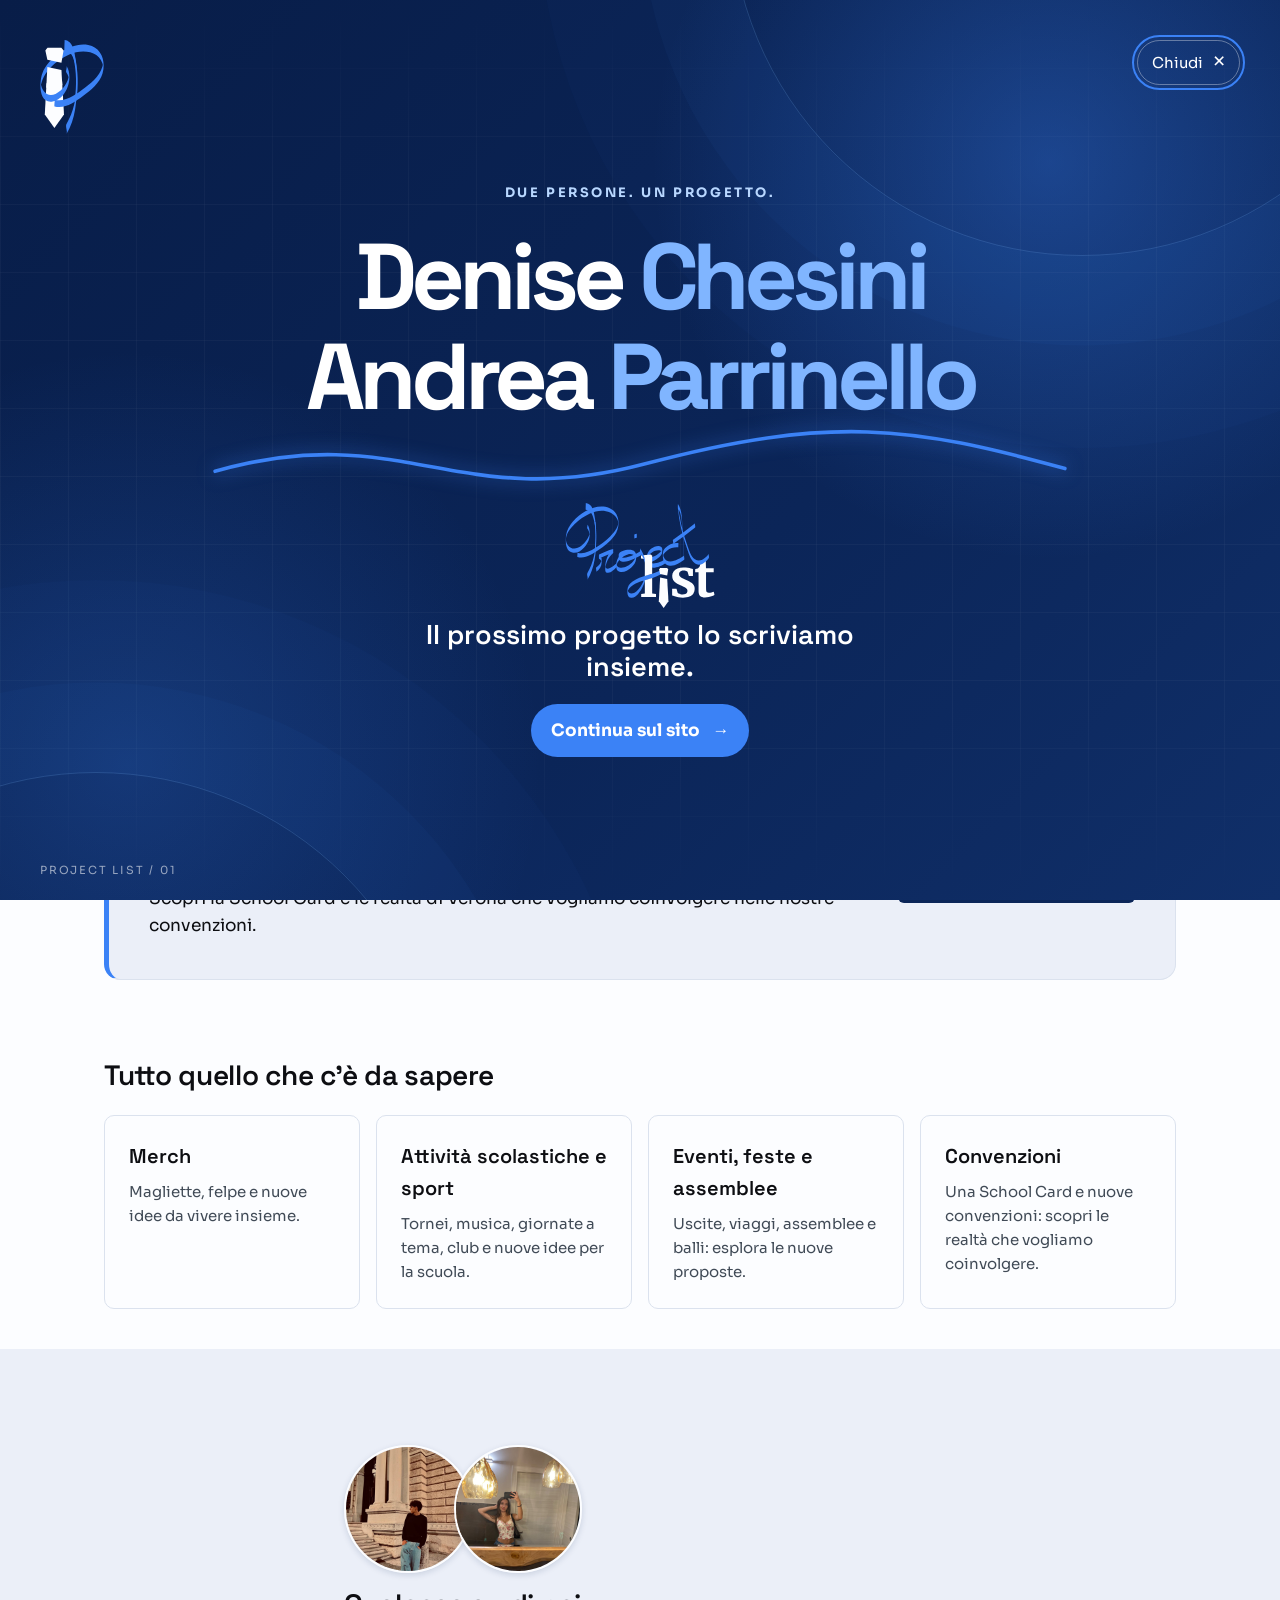
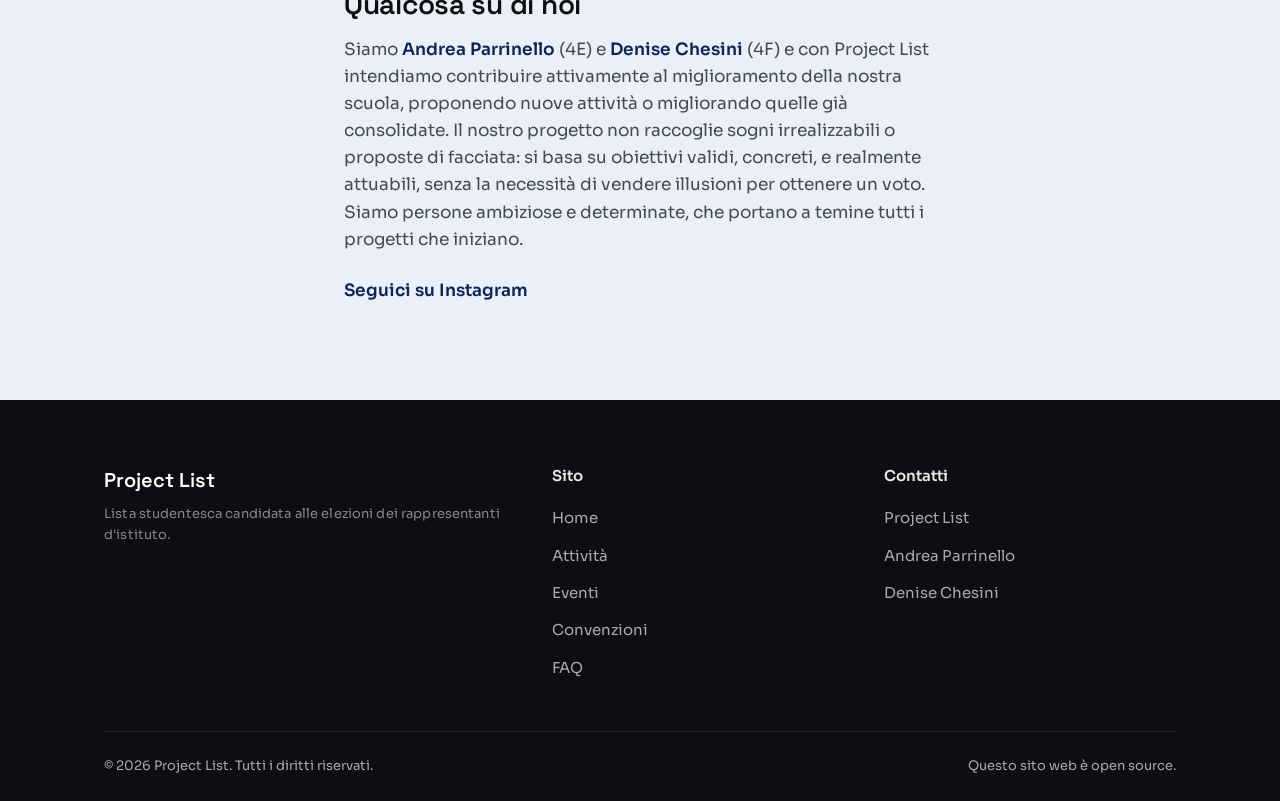
<file: index.html>
<!DOCTYPE html>
<html lang="it">

<head>
  <meta charset="UTF-8">
  <meta name="viewport" content="width=device-width, initial-scale=1.0">

  <title>Home | Project List - A. Messedaglia</title>
  <meta name="description"
    content="Il sito ufficiale della lista Project List, candidata alle elezioni dei rappresentanti d'istituto. Scopri il programma, il team e i link utili.">

  <!-- Open Graph -->
  <meta property="og:type" content="website">
  <meta property="og:title" content="Project List - Candidatura Rappresentanti d'Istituto">
  <meta property="og:description"
    content="Il sito ufficiale della lista Project List, candidata alle elezioni dei rappresentanti d'istituto.">
  <meta property="og:image" content="assets/img/og-cover.jpg">
  <meta property="og:locale" content="it_IT">

  <!-- Favicon -->
  <link rel="icon" type="image/png" href="assets/logo/favicon.svg">

  <!-- CSS -->
  <link rel="stylesheet" href="style.css">
</head>

<body>

  <!-- ============ HEADER ============ -->
  <header class="site-header">
    <div class="container site-header__inner">
      <a href="index.html" class="site-header__logo">
        <img class="site-header__logo" src="assets/logo/icon.svg" alt="Project List">
      </a>

      <nav class="site-header__nav" id="site-nav" aria-label="Navigazione principale">
        <ul class="site-header__nav-list">
          <li><a href="index.html" aria-current="page">Home</a></li>
          <li><a href="pages/activities.html">Attività</a></li>
          <li><a href="pages/events.html">Eventi</a></li>
          <li><a href="pages/conventions.html">Convenzioni</a></li>
          <li><a href="pages/faq.html">FAQ</a></li>
        </ul>
        <a href="pages/merch.html" class="site-header__cta">Merch</a>
      </nav>

      <button class="site-header__toggle" aria-label="Apri il menu" aria-expanded="false"
        aria-controls="site-nav">&#9776;</button>
    </div>
  </header>

  <main>

    <!-- ============ HERO ============ -->
    <section class="section hero">
      <div class="container hero__inner">

        <div class="hero__logo">
          <img src="assets/logo/full-onwhite.svg" alt="Project List">
        </div>

        <div class="hero__copy">
          <p class="caption hero__eyebrow">Elezioni rappresentanti d'istituto</p>
          <h1 class="title title--hero hero__motto">
            Il tuo istituto,<br>le tue decisioni.
          </h1>
          <p class="text text--lg text--muted hero__lead">
            Vogliamo portare le vostre proposte nelle assemblee che contano. Qui trovi le nostre idee, chi siamo e tutto
            quello che serve per conoscerci meglio.
          </p>
          <div class="flex gap-2 hero__actions">
            <a href="#cards" class="button button--primary">Scopri le nostre proposte</a>
            <a href="#about-us" class="button button--secondary">Chi siamo</a>
          </div>
        </div>

      </div>
      <svg class="hero__stroke" viewBox="0 0 1120 40" preserveAspectRatio="none" aria-hidden="true">
        <path d="M0,20 C 280,0 400,40 560,20 C 720,0 840,40 1120,20" pathLength="1" />
      </svg>
    </section>

    <!-- ============ LATEST NEWS ============ -->
    <section class="section section--tight latest-news" aria-labelledby="latest-news-title">
      <div class="container">
        <div class="latest-news__card">
          <div>
            <p class="caption latest-news__eyebrow">Ultima novità</p>
            <h2 class="title title--md latest-news__title" id="latest-news-title">School Card e convenzioni</h2>
            <p class="text latest-news__text">Scopri la School Card e le realtà di Verona che vogliamo coinvolgere nelle nostre convenzioni.</p>
          </div>
          <a href="pages/conventions.html" class="button button--primary latest-news__link">Scopri le convenzioni <span aria-hidden="true">&rarr;</span></a>
        </div>
      </div>
    </section>

    <!-- ============ LINKS ============ -->
    <section class="section section--tight" id="cards">
      <div class="container">
        <h2 class="title title--md links__title">Tutto quello che c'è da sapere</h2>
        <div class="links__grid">
          <a href="pages/merch.html" class="card">
            <p class="card__title">Merch</p>
            <p class="card__text">Magliette, felpe e nuove idee da vivere insieme.</p>
          </a>

          <a href="pages/activities.html" class="card">
            <p class="card__title">Attività scolastiche e sport</p>
            <p class="card__text">Tornei, musica, giornate a tema, club e nuove idee per la scuola.</p>
          </a>

          <a href="pages/events.html" class="card">
            <p class="card__title">Eventi, feste e assemblee</p>
            <p class="card__text">Uscite, viaggi, assemblee e balli: esplora le nuove proposte.</p>
          </a>

          <a href="pages/conventions.html" class="card">
            <p class="card__title">Convenzioni</p>
            <p class="card__text">Una School Card e nuove convenzioni: scopri le realtà che vogliamo coinvolgere.</p>
          </a>
        </div>
      </div>
    </section>


    <!-- ============ ABOUT US ============ -->
    <section class="section section--surface about" id="about-us">
      <div class="container about__inner">
        <div class="about__avatars" aria-hidden="true">
          <img class="about__avatar" src="assets/img/andrea.jpeg" alt="">
          <img class="about__avatar" src="assets/img/denise.jpeg" alt="">
        </div>
        <h2 class="title title--md">Qualcosa su di noi</h2>
        <p class="text text--muted about__text">
          Siamo <a class="link" href="https://www.instagram.com/_andreaparrinello" target="_blank"
            rel="noopener noreferrer">Andrea Parrinello</a> (4E) e <a class="link"
            href="https://www.instagram.com/denisechesini/" target="_blank" rel="noopener noreferrer">Denise Chesini</a>
          (4F) e con Project List intendiamo contribuire attivamente al miglioramento della nostra scuola, proponendo
          nuove attività o migliorando quelle già consolidate.
          Il nostro progetto non raccoglie sogni irrealizzabili o proposte di facciata: si basa su obiettivi validi,
          concreti, e realmente attuabili, senza la necessità di vendere illusioni per ottenere un voto.
          Siamo persone ambiziose e determinate, che portano a temine tutti i progetti che iniziano.
        </p>
        <a href="https://instagram.com/projectlist_messe" target="_blank" rel="noopener noreferrer" class="link">Seguici su Instagram</a>
      </div>
    </section>

  </main>

  <!-- ============ FOOTER ============ -->
  <footer class="site-footer">
    <div class="container">

      <div class="site-footer__grid">
        <div>
          <p class="site-footer__brand">Project List</p>
          <p class="caption" style="color: rgba(255,255,255,0.5);">
            Lista studentesca candidata alle elezioni dei rappresentanti d'istituto.
          </p>
        </div>

        <div>
          <p class="site-footer__col-title">Sito</p>
          <ul class="site-footer__col-list">
            <li><a href="index.html">Home</a></li>
            <li><a href="pages/activities.html">Attività</a></li>
            <li><a href="pages/events.html">Eventi</a></li>
            <li><a href="pages/conventions.html">Convenzioni</a></li>
            <li><a href="pages/faq.html">FAQ</a></li>
          </ul>
        </div>

        <div>
          <p class="site-footer__col-title">Contatti</p>
          <ul class="site-footer__col-list">
            <li><a href="https://instagram.com/projectlist_messe">Project List</a></li>
            <li><a href="https://www.instagram.com/_andreaparrinello">Andrea Parrinello</a></li>
            <li><a href="https://www.instagram.com/denisechesini/">Denise Chesini</a></li>
          </ul>
        </div>
      </div>

      <div class="site-footer__bottom">
        <p>&copy; <span id="year"></span> Project List. Tutti i diritti riservati.</p>
        <div class="site-footer__legal-links">
          <a href="https://github.com/ie74/project-list">Questo sito web è open source.</a>
        </div>
      </div>

    </div>
  </footer>

  <script src="script.js"></script>

</body>

</html>
</file>
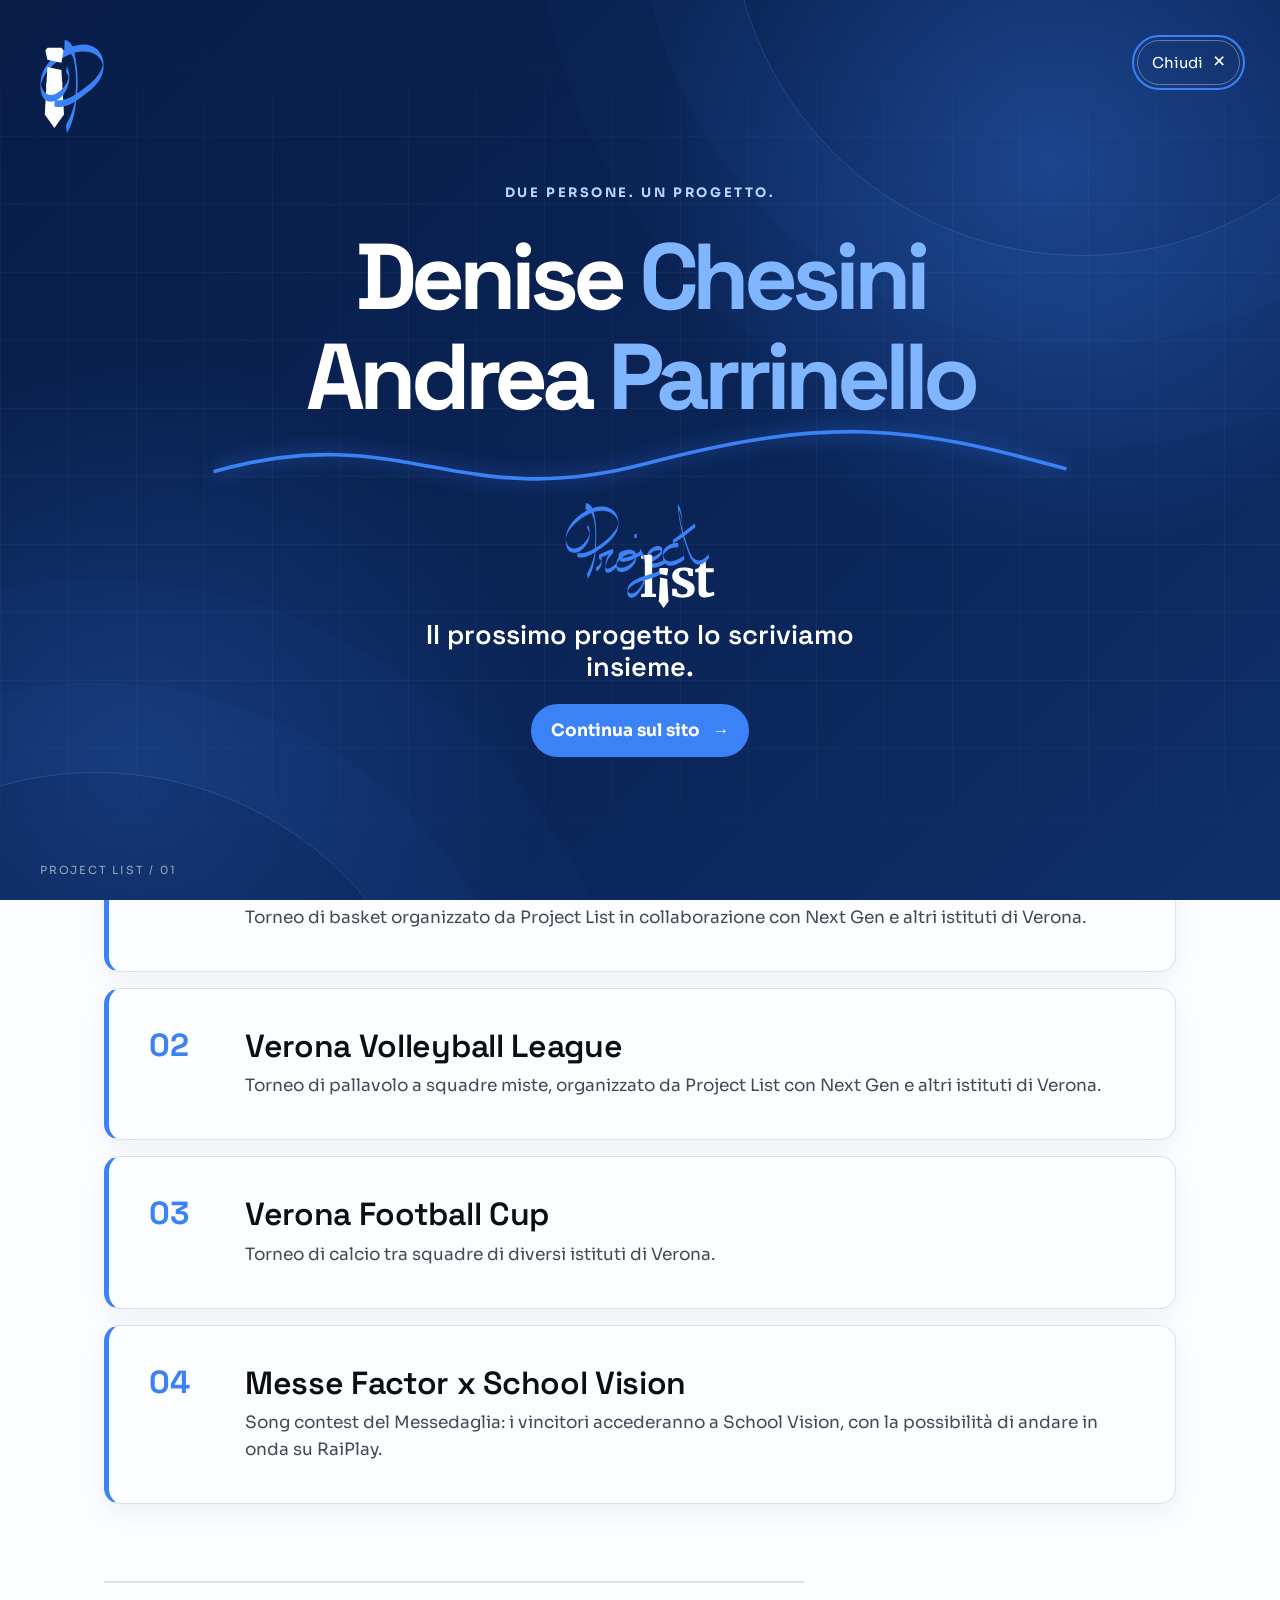
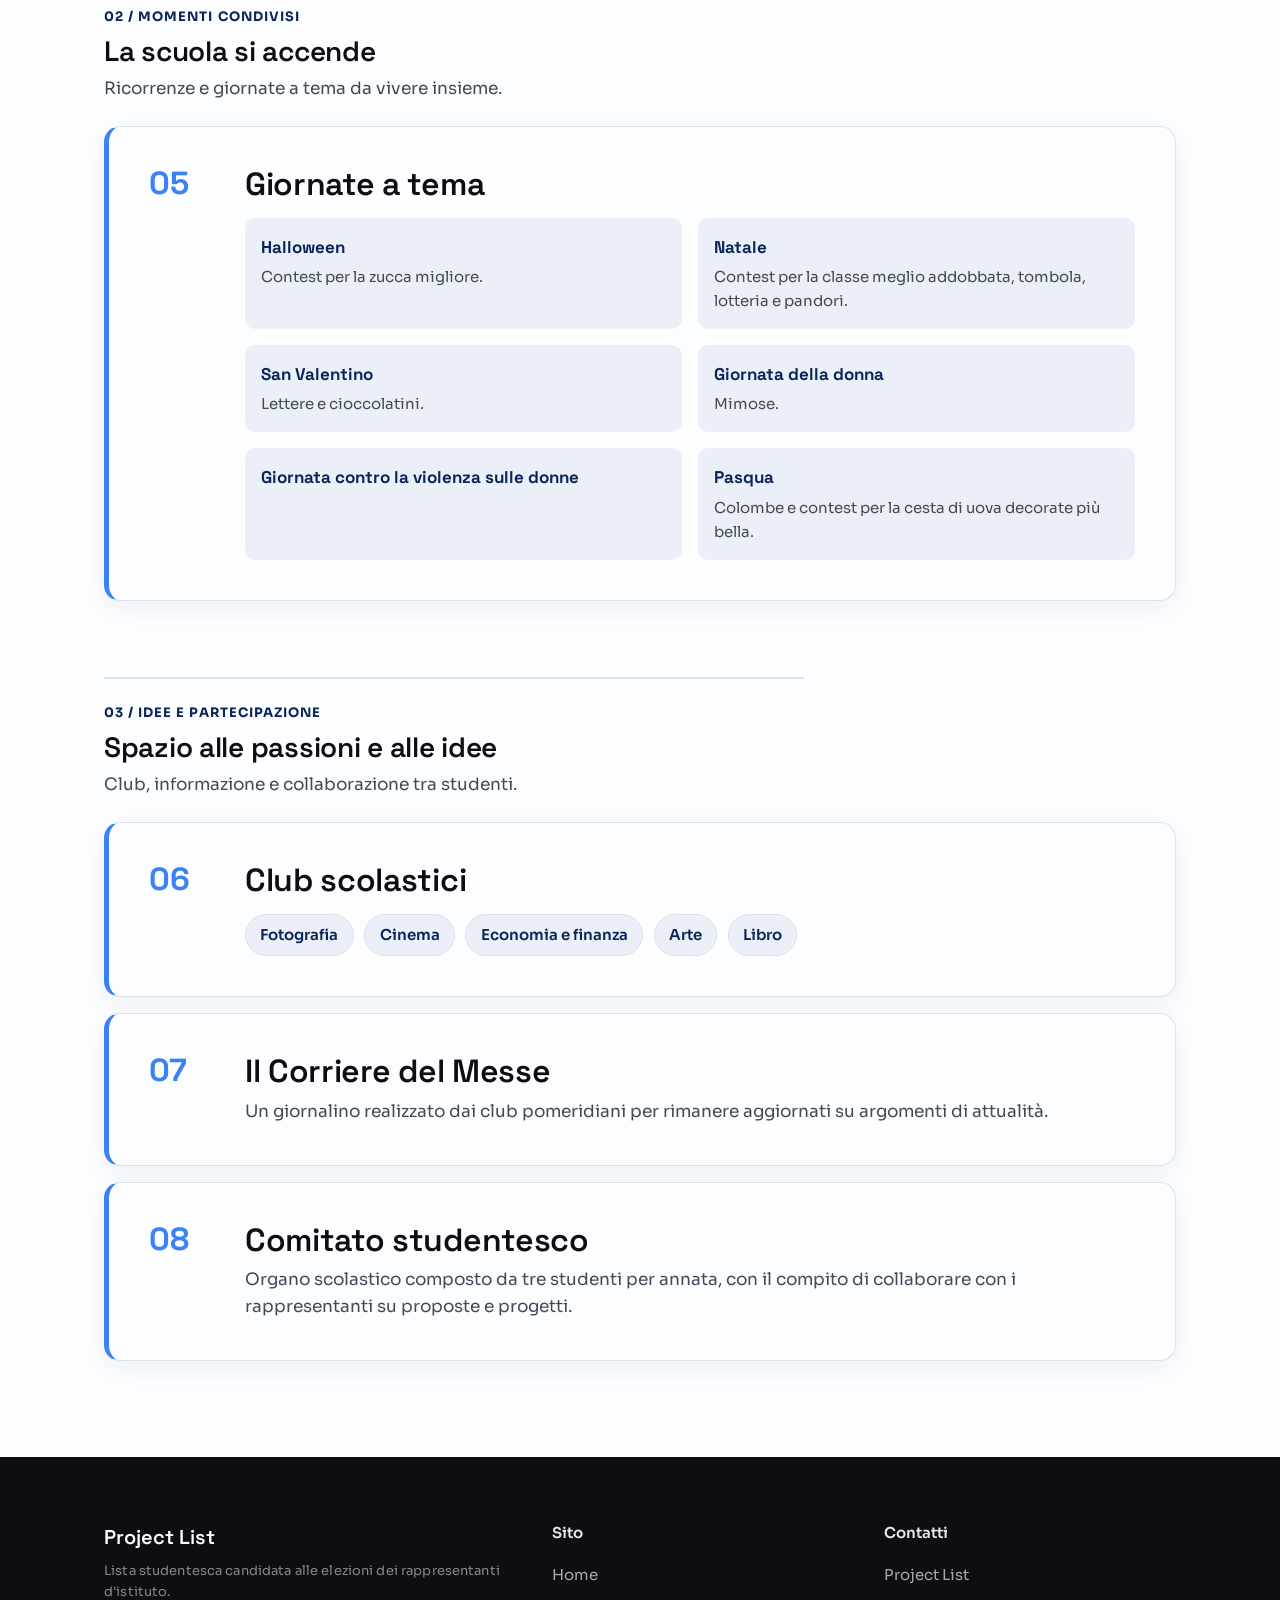
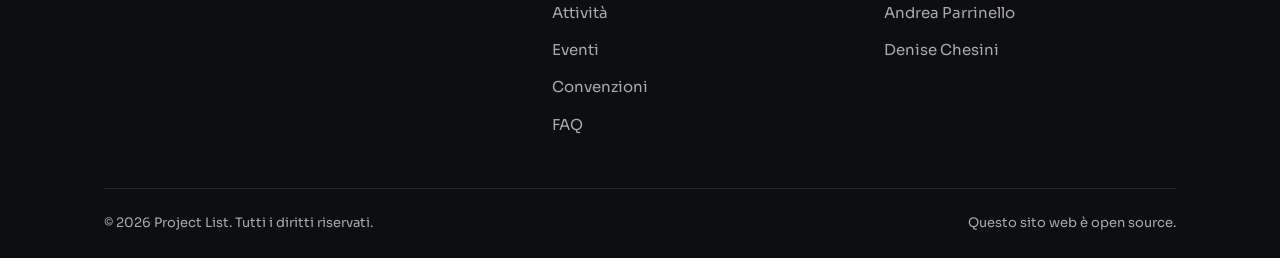
<file: pages/activities.html>
<!DOCTYPE html>
<html lang="it">

<head>
  <meta charset="UTF-8">
  <meta name="viewport" content="width=device-width, initial-scale=1.0">

  <title>Attività | Project List - A. Messedaglia</title>
  <meta name="description"
    content="Scopri le otto proposte di Project List: tornei, musica, giornate a tema, club scolastici, giornalino e comitato studentesco.">

  <!-- Open Graph -->
  <meta property="og:type" content="website">
  <meta property="og:title" content="Attività | Project List">
  <meta property="og:description"
    content="Sport, musica, giornate a tema, club e partecipazione: otto proposte per vivere la scuola insieme.">
  <meta property="og:image" content="../assets/img/og-cover.jpg">
  <meta property="og:locale" content="it_IT">

  <!-- Favicon -->
  <link rel="icon" type="image/png" href="../assets/logo/favicon.svg">

  <!-- CSS -->
  <link rel="stylesheet" href="../style.css">

</head>

<body>

  <!-- ============ HEADER ============ -->
  <header class="site-header">
    <div class="container site-header__inner">
      <a href="../index.html" class="site-header__logo">
        <img class="site-header__logo" src="../assets/logo/icon.svg" alt="Project List">
      </a>

      <nav class="site-header__nav" id="site-nav" aria-label="Navigazione principale">
        <ul class="site-header__nav-list">
          <li><a href="../index.html">Home</a></li>
          <li><a href="activities.html" aria-current="page">Attività</a></li>
          <li><a href="events.html">Eventi</a></li>
          <li><a href="conventions.html">Convenzioni</a></li>
          <li><a href="faq.html">FAQ</a></li>
        </ul>
        <a href="merch.html" class="site-header__cta">Merch</a>
      </nav>

      <button class="site-header__toggle" aria-label="Apri il menu" aria-expanded="false"
        aria-controls="site-nav">&#9776;</button>
    </div>
  </header>

  <main>
    <section class="section activities" aria-labelledby="activities-title">
      <div class="container">
        <header class="activities__intro">
          <p class="caption activities__eyebrow">Attività scolastiche e tornei</p>
          <h1 class="title activities__title" id="activities-title">Le nostre proposte</h1>
          <p class="text text--lg activities__lead">
            Sport, musica, giornate a tema e nuovi spazi per creare e partecipare: otto idee per vivere la scuola insieme.
          </p>
        </header>

        <nav class="page-section-nav page-section-nav--three" aria-label="Sezioni delle attività">
          <a href="#sport-e-musica">01 <span>Sport e musica</span></a>
          <a href="#giornate-a-tema">02 <span>Giornate a tema</span></a>
          <a href="#idee-e-partecipazione">03 <span>Idee e partecipazione</span></a>
        </nav>

        <section class="activities__group" id="sport-e-musica" aria-labelledby="activities-sport-title">
          <div class="activities__group-head">
            <p class="caption activities__group-label">01 / Sport e musica</p>
            <h2 class="title title--md" id="activities-sport-title">Sfide e palcoscenici</h2>
            <p class="text text--muted">Tornei tra scuole e un contest musicale per mettersi in gioco.</p>
          </div>
          <ol class="activities__list" role="list">
            <li class="activities__item">
              <span class="activities__number" aria-hidden="true">01</span>
              <div>
                <h3 class="title activities__item-title">Verona Basket League</h3>
                <p class="text text--muted">Torneo di basket organizzato da Project List in collaborazione con Next Gen e altri istituti di Verona.</p>
              </div>
            </li>
            <li class="activities__item">
              <span class="activities__number" aria-hidden="true">02</span>
              <div>
                <h3 class="title activities__item-title">Verona Volleyball League</h3>
                <p class="text text--muted">Torneo di pallavolo a squadre miste, organizzato da Project List con Next Gen e altri istituti di Verona.</p>
              </div>
            </li>
            <li class="activities__item">
              <span class="activities__number" aria-hidden="true">03</span>
              <div>
                <h3 class="title activities__item-title">Verona Football Cup</h3>
                <p class="text text--muted">Torneo di calcio tra squadre di diversi istituti di Verona.</p>
              </div>
            </li>
            <li class="activities__item">
              <span class="activities__number" aria-hidden="true">04</span>
              <div>
                <h3 class="title activities__item-title">Messe Factor x School Vision</h3>
                <p class="text text--muted">Song contest del Messedaglia: i vincitori accederanno a School Vision, con la possibilità di andare in onda su RaiPlay.</p>
              </div>
            </li>
          </ol>
        </section>

        <section class="activities__group" id="giornate-a-tema" aria-labelledby="activities-days-title">
          <div class="activities__group-head">
            <p class="caption activities__group-label">02 / Momenti condivisi</p>
            <h2 class="title title--md" id="activities-days-title">La scuola si accende</h2>
            <p class="text text--muted">Ricorrenze e giornate a tema da vivere insieme.</p>
          </div>
          <ol class="activities__list" role="list" start="5">
            <li class="activities__item">
              <span class="activities__number" aria-hidden="true">05</span>
              <div>
                <h3 class="title activities__item-title">Giornate a tema</h3>
                <ul class="activities__details" role="list">
                  <li><strong>Halloween</strong><span>Contest per la zucca migliore.</span></li>
                  <li><strong>Natale</strong><span>Contest per la classe meglio addobbata, tombola, lotteria e pandori.</span></li>
                  <li><strong>San Valentino</strong><span>Lettere e cioccolatini.</span></li>
                  <li><strong>Giornata della donna</strong><span>Mimose.</span></li>
                  <li><strong>Giornata contro la violenza sulle donne</strong></li>
                  <li><strong>Pasqua</strong><span>Colombe e contest per la cesta di uova decorate più bella.</span></li>
                </ul>
              </div>
            </li>
          </ol>
        </section>

        <section class="activities__group" id="idee-e-partecipazione" aria-labelledby="activities-ideas-title">
          <div class="activities__group-head">
            <p class="caption activities__group-label">03 / Idee e partecipazione</p>
            <h2 class="title title--md" id="activities-ideas-title">Spazio alle passioni e alle idee</h2>
            <p class="text text--muted">Club, informazione e collaborazione tra studenti.</p>
          </div>
          <ol class="activities__list" role="list" start="6">
            <li class="activities__item">
              <span class="activities__number" aria-hidden="true">06</span>
              <div>
                <h3 class="title activities__item-title">Club scolastici</h3>
                <ul class="activities__topics" role="list" aria-label="Club proposti">
                  <li>Fotografia</li>
                  <li>Cinema</li>
                  <li>Economia e finanza</li>
                  <li>Arte</li>
                  <li>Libro</li>
                </ul>
              </div>
            </li>
            <li class="activities__item">
              <span class="activities__number" aria-hidden="true">07</span>
              <div>
                <h3 class="title activities__item-title">Il Corriere del Messe</h3>
                <p class="text text--muted">Un giornalino realizzato dai club pomeridiani per rimanere aggiornati su argomenti di attualità.</p>
              </div>
            </li>
            <li class="activities__item">
              <span class="activities__number" aria-hidden="true">08</span>
              <div>
                <h3 class="title activities__item-title">Comitato studentesco</h3>
                <p class="text text--muted">Organo scolastico composto da tre studenti per annata, con il compito di collaborare con i rappresentanti su proposte e progetti.</p>
              </div>
            </li>
          </ol>
        </section>
      </div>
    </section>
  </main>

  <!-- ============ FOOTER ============ -->
  <footer class="site-footer">
    <div class="container">

      <div class="site-footer__grid">
        <div>
          <p class="site-footer__brand">Project List</p>
          <p class="caption" style="color: rgba(255,255,255,0.5);">
            Lista studentesca candidata alle elezioni dei rappresentanti d'istituto.
          </p>
        </div>

        <div>
          <p class="site-footer__col-title">Sito</p>
          <ul class="site-footer__col-list">
            <li><a href="../index.html">Home</a></li>
            <li><a href="activities.html">Attività</a></li>
            <li><a href="events.html">Eventi</a></li>
            <li><a href="conventions.html">Convenzioni</a></li>
            <li><a href="faq.html">FAQ</a></li>
          </ul>
        </div>

        <div>
          <p class="site-footer__col-title">Contatti</p>
          <ul class="site-footer__col-list">
            <li><a href="https://instagram.com/projectlist_messe">Project List</a></li>
            <li><a href="https://www.instagram.com/_andreaparrinello">Andrea Parrinello</a></li>
            <li><a href="https://www.instagram.com/denisechesini/">Denise Chesini</a></li>
          </ul>
        </div>
      </div>

      <div class="site-footer__bottom">
        <p>&copy; <span id="year"></span> Project List. Tutti i diritti riservati.</p>
        <div class="site-footer__legal-links">
          <a href="https://github.com/ie74/project-list">Questo sito web è open source.</a>
        </div>
      </div>

    </div>
  </footer>

  <script src="../script.js"></script>

</body>

</html>
</file>
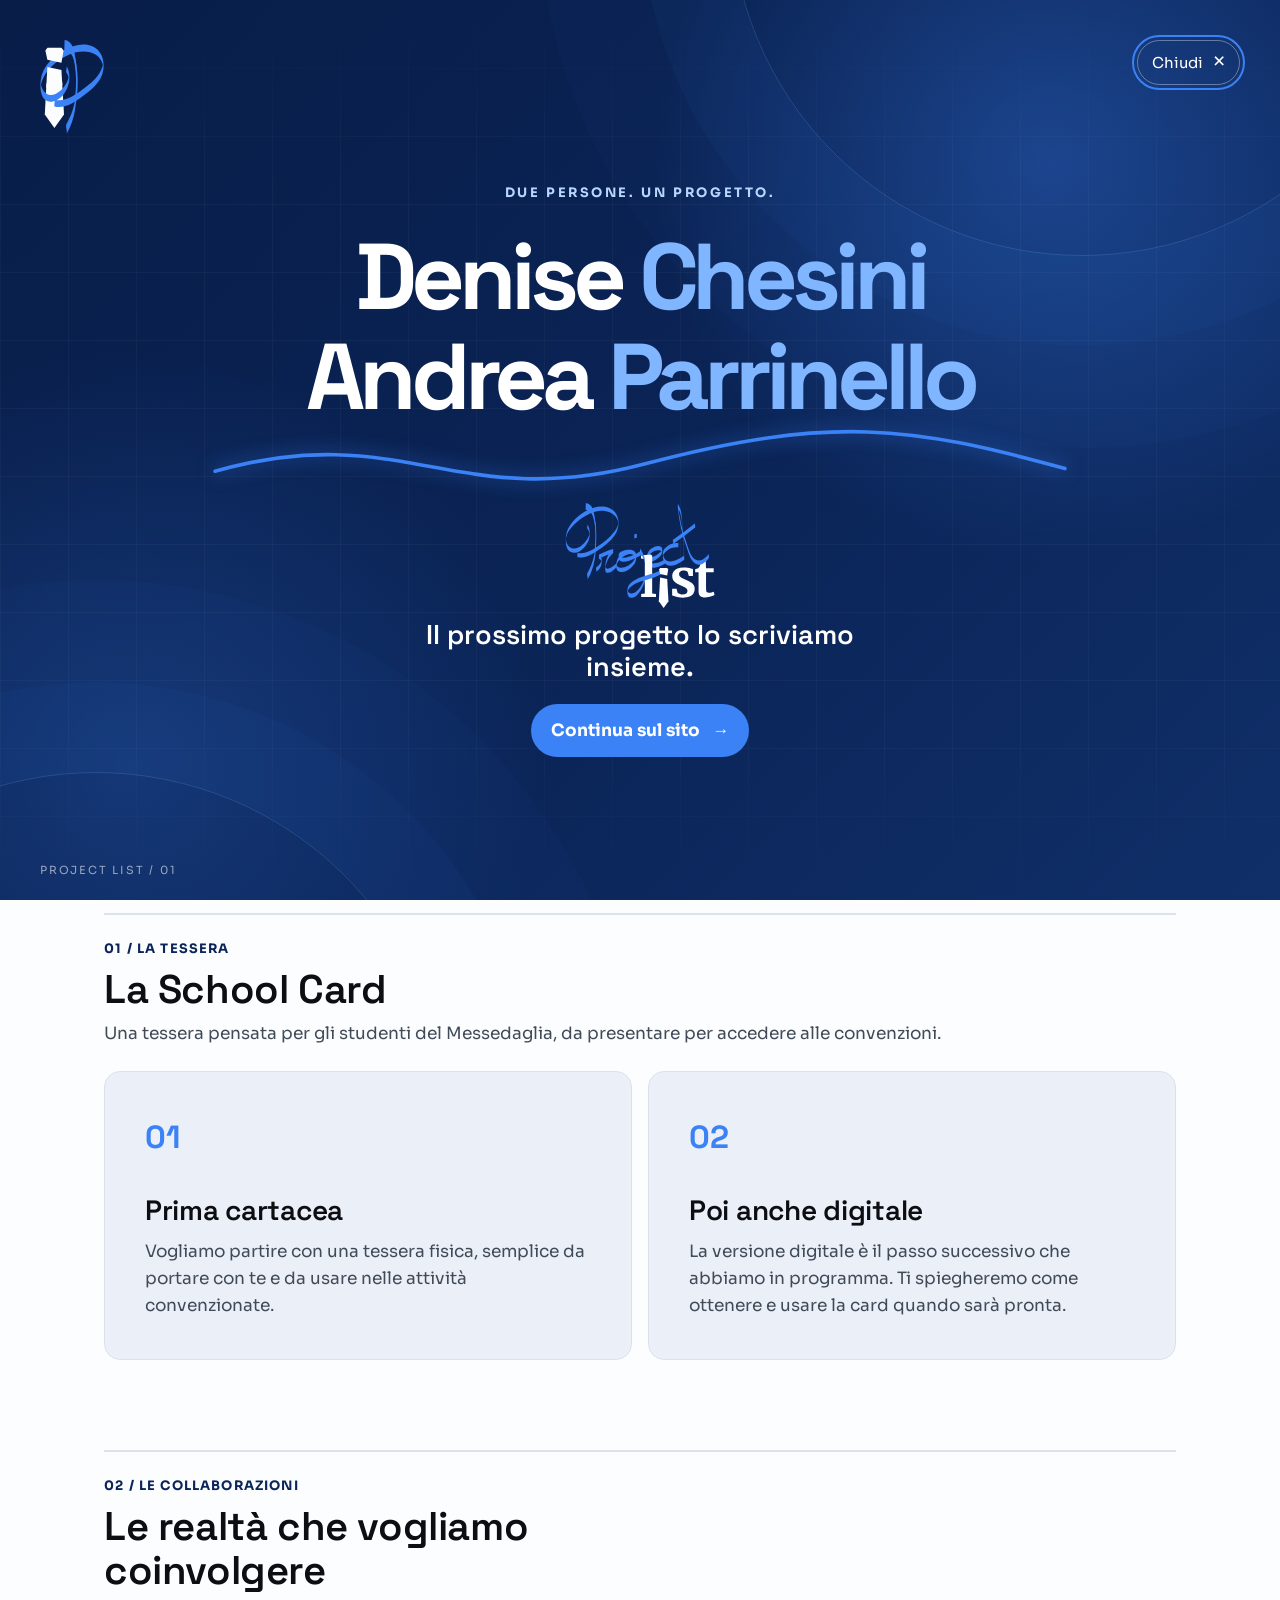
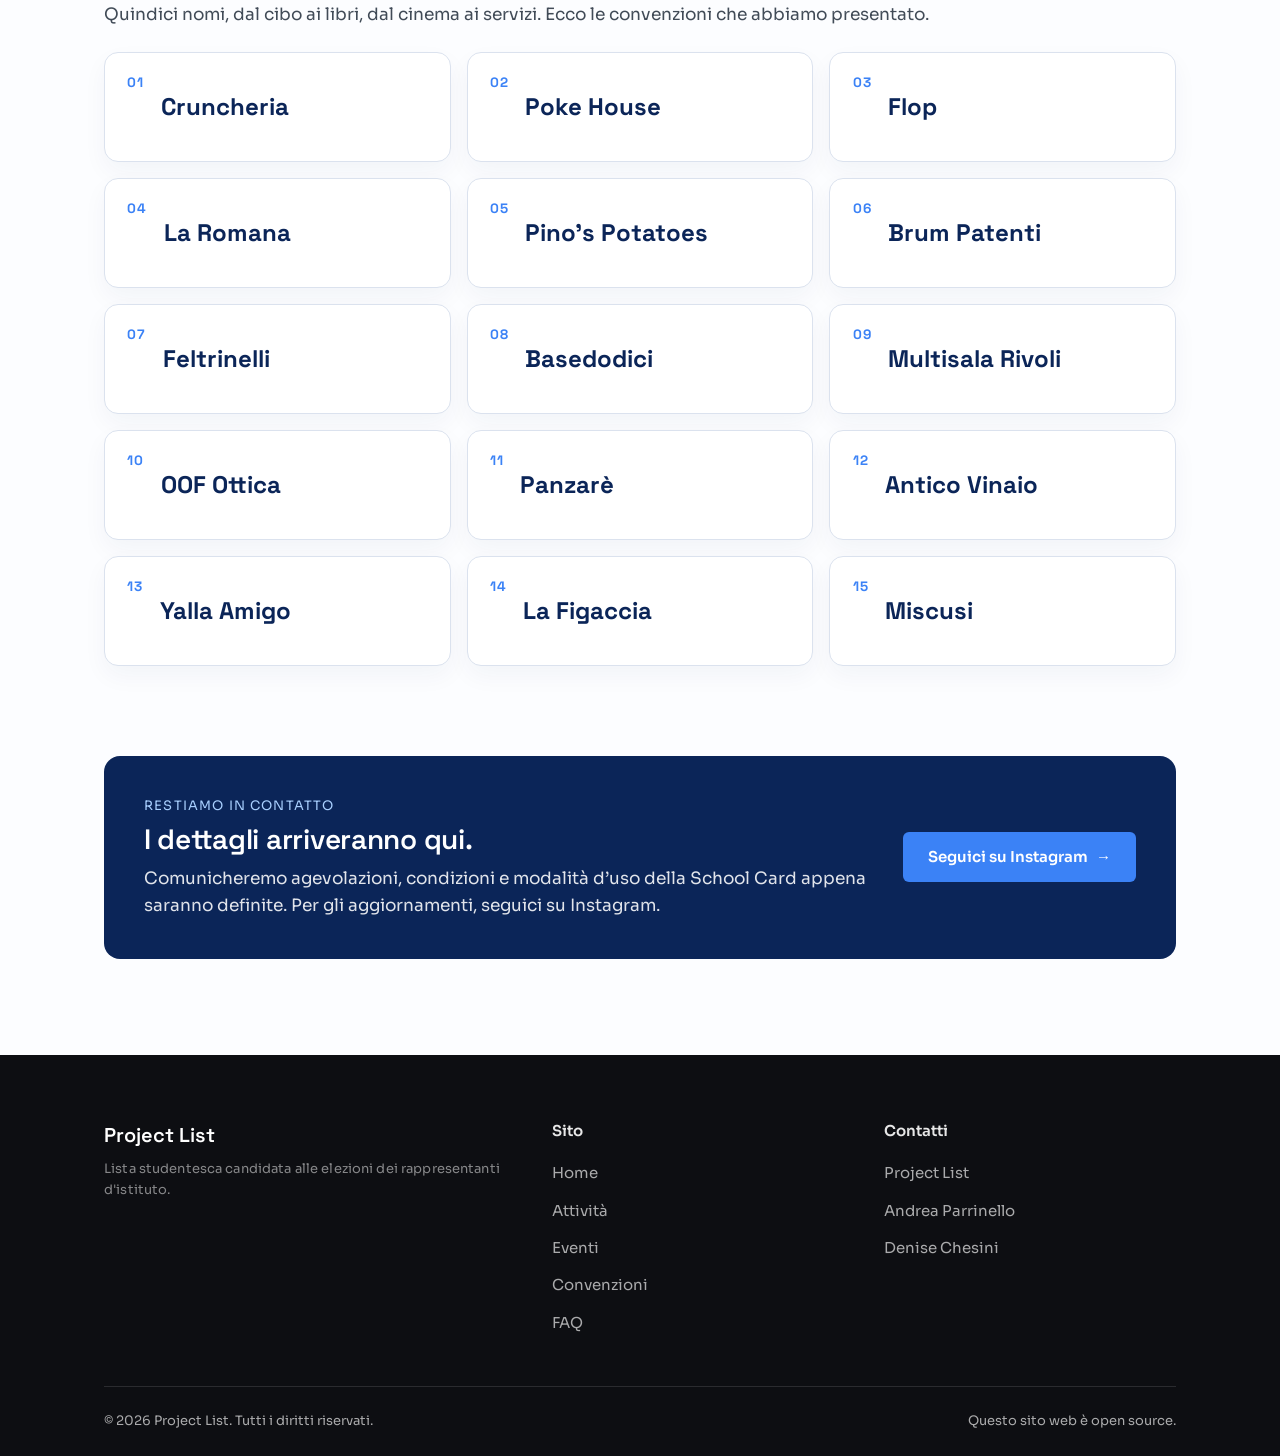
<file: pages/conventions.html>
<!DOCTYPE html>
<html lang="it">

<head>
  <meta charset="UTF-8">
  <meta name="viewport" content="width=device-width, initial-scale=1.0">

  <title>Convenzioni | Project List - A. Messedaglia</title>
  <meta name="description"
    content="Scopri la School Card e le 15 realtà di Verona che Project List vuole coinvolgere nelle convenzioni per gli studenti del Messedaglia.">

  <!-- Open Graph -->
  <meta property="og:type" content="website">
  <meta property="og:title" content="Convenzioni e School Card | Project List">
  <meta property="og:description"
    content="Una School Card e nuove convenzioni per gli studenti del Messedaglia: scopri le nostre proposte.">
  <meta property="og:image" content="../assets/img/og-cover.jpg">
  <meta property="og:locale" content="it_IT">

  <!-- Favicon -->
  <link rel="icon" type="image/png" href="../assets/logo/favicon.svg">

  <!-- CSS -->
  <link rel="stylesheet" href="../style.css">
</head>

<body>

  <!-- ============ HEADER ============ -->
  <header class="site-header">
    <div class="container site-header__inner">
      <a href="../index.html" class="site-header__logo">
        <img class="site-header__logo" src="../assets/logo/icon.svg" alt="Project List">
      </a>

      <nav class="site-header__nav" id="site-nav" aria-label="Navigazione principale">
        <ul class="site-header__nav-list">
          <li><a href="../index.html">Home</a></li>
          <li><a href="activities.html">Attività</a></li>
          <li><a href="events.html">Eventi</a></li>
          <li><a href="conventions.html" aria-current="page">Convenzioni</a></li>
          <li><a href="faq.html">FAQ</a></li>
        </ul>
        <a href="merch.html" class="site-header__cta">Merch</a>
      </nav>

      <button class="site-header__toggle" aria-label="Apri il menu" aria-expanded="false"
        aria-controls="site-nav">&#9776;</button>
    </div>
  </header>

  <main>
    <section class="section conventions" aria-labelledby="conventions-title">
      <div class="container">
        <header class="conventions__hero">
          <div class="conventions__hero-copy">
            <p class="caption conventions__eyebrow">Project List / Convenzioni</p>
            <h1 class="title conventions__title" id="conventions-title">Una card.<br>Più possibilità.</h1>
            <p class="text text--lg conventions__lead">Vogliamo portare al Messe nuove convenzioni con alcune realtà di Verona. La School Card sarà il modo per utilizzarle.</p>
            <a class="button button--accent" href="#realta">Scopri le realtà <span aria-hidden="true">&rarr;</span></a>
          </div>
          <div class="conventions__card" aria-hidden="true">
            <div class="conventions__card-top"><img src="../assets/logo/icon.svg" alt=""><span>MESS<span class="conventions__card-e">E</span>DAGLIA</span></div>
            <div class="conventions__card-name">School<br>Card<span class="conventions__card-dot">.</span></div>
            <div class="conventions__card-bottom"><span>LA SCUOLA, ANCHE FUORI</span><span>PROJECT LIST</span></div>
          </div>
        </header>

        <section class="conventions__section" id="school-card" aria-labelledby="school-card-title">
          <div class="conventions__section-head"><p class="caption conventions__label">01 / La tessera</p><h2 class="title title--lg" id="school-card-title">La School Card</h2><p class="text text--muted">Una tessera pensata per gli studenti del Messedaglia, da presentare per accedere alle convenzioni.</p></div>
          <div class="conventions__steps">
            <article class="conventions__step"><span class="conventions__step-number" aria-hidden="true">01</span><h3 class="title title--md">Prima cartacea</h3><p class="text text--muted">Vogliamo partire con una tessera fisica, semplice da portare con te e da usare nelle attività convenzionate.</p></article>
            <article class="conventions__step"><span class="conventions__step-number" aria-hidden="true">02</span><h3 class="title title--md">Poi anche digitale</h3><p class="text text--muted">La versione digitale è il passo successivo che abbiamo in programma. Ti spiegheremo come ottenere e usare la card quando sarà pronta.</p></article>
          </div>
        </section>

        <section class="conventions__section" id="realta" aria-labelledby="conventions-partners-title">
          <div class="conventions__section-head"><p class="caption conventions__label">02 / Le collaborazioni</p><h2 class="title title--lg" id="conventions-partners-title">Le realtà che vogliamo coinvolgere</h2><p class="text text--muted">Quindici nomi, dal cibo ai libri, dal cinema ai servizi. Ecco le convenzioni che abbiamo presentato.</p></div>
          <ol class="conventions__partners">
            <li><span>01</span>Cruncheria</li>
            <li><span>02</span>Poke House</li>
            <li><span>03</span>Flop</li>
            <li><span>04</span>La Romana</li>
            <li><span>05</span>Pino’s Potatoes</li>
            <li><span>06</span>Brum Patenti</li>
            <li><span>07</span>Feltrinelli</li>
            <li><span>08</span>Basedodici</li>
            <li><span>09</span>Multisala Rivoli</li>
            <li><span>10</span>OOF Ottica</li>
            <li><span>11</span>Panzarè</li>
            <li><span>12</span>Antico Vinaio</li>
            <li><span>13</span>Yalla Amigo</li>
            <li><span>14</span>La Figaccia</li>
            <li><span>15</span>Miscusi</li>
          </ol>
        </section>

        <aside class="conventions__outro"><div><p class="caption conventions__outro-label">Restiamo in contatto</p><h2 class="title title--md">I dettagli arriveranno qui.</h2><p class="text">Comunicheremo agevolazioni, condizioni e modalità d’uso della School Card appena saranno definite. Per gli aggiornamenti, seguici su Instagram.</p></div><a class="button button--accent" href="https://instagram.com/projectlist_messe" target="_blank" rel="noopener noreferrer">Seguici su Instagram <span aria-hidden="true">&rarr;</span></a></aside>
      </div>
    </section>
  </main>

  <!-- ============ FOOTER ============ -->
  <footer class="site-footer">
    <div class="container">

      <div class="site-footer__grid">
        <div>
          <p class="site-footer__brand">Project List</p>
          <p class="caption" style="color: rgba(255,255,255,0.5);">
            Lista studentesca candidata alle elezioni dei rappresentanti d'istituto.
          </p>
        </div>

        <div>
          <p class="site-footer__col-title">Sito</p>
          <ul class="site-footer__col-list">
            <li><a href="../index.html">Home</a></li>
            <li><a href="activities.html">Attività</a></li>
            <li><a href="events.html">Eventi</a></li>
            <li><a href="conventions.html">Convenzioni</a></li>
            <li><a href="faq.html">FAQ</a></li>
          </ul>
        </div>

        <div>
          <p class="site-footer__col-title">Contatti</p>
          <ul class="site-footer__col-list">
            <li><a href="https://instagram.com/projectlist_messe">Project List</a></li>
            <li><a href="https://www.instagram.com/_andreaparrinello">Andrea Parrinello</a></li>
            <li><a href="https://www.instagram.com/denisechesini/">Denise Chesini</a></li>
          </ul>
        </div>
      </div>

      <div class="site-footer__bottom">
        <p>&copy; <span id="year"></span> Project List. Tutti i diritti riservati.</p>
        <div class="site-footer__legal-links">
          <a href="https://github.com/ie74/project-list">Questo sito web è open source.</a>
        </div>
      </div>

    </div>
  </footer>

  <script src="../script.js"></script>

</body>

</html>
</file>
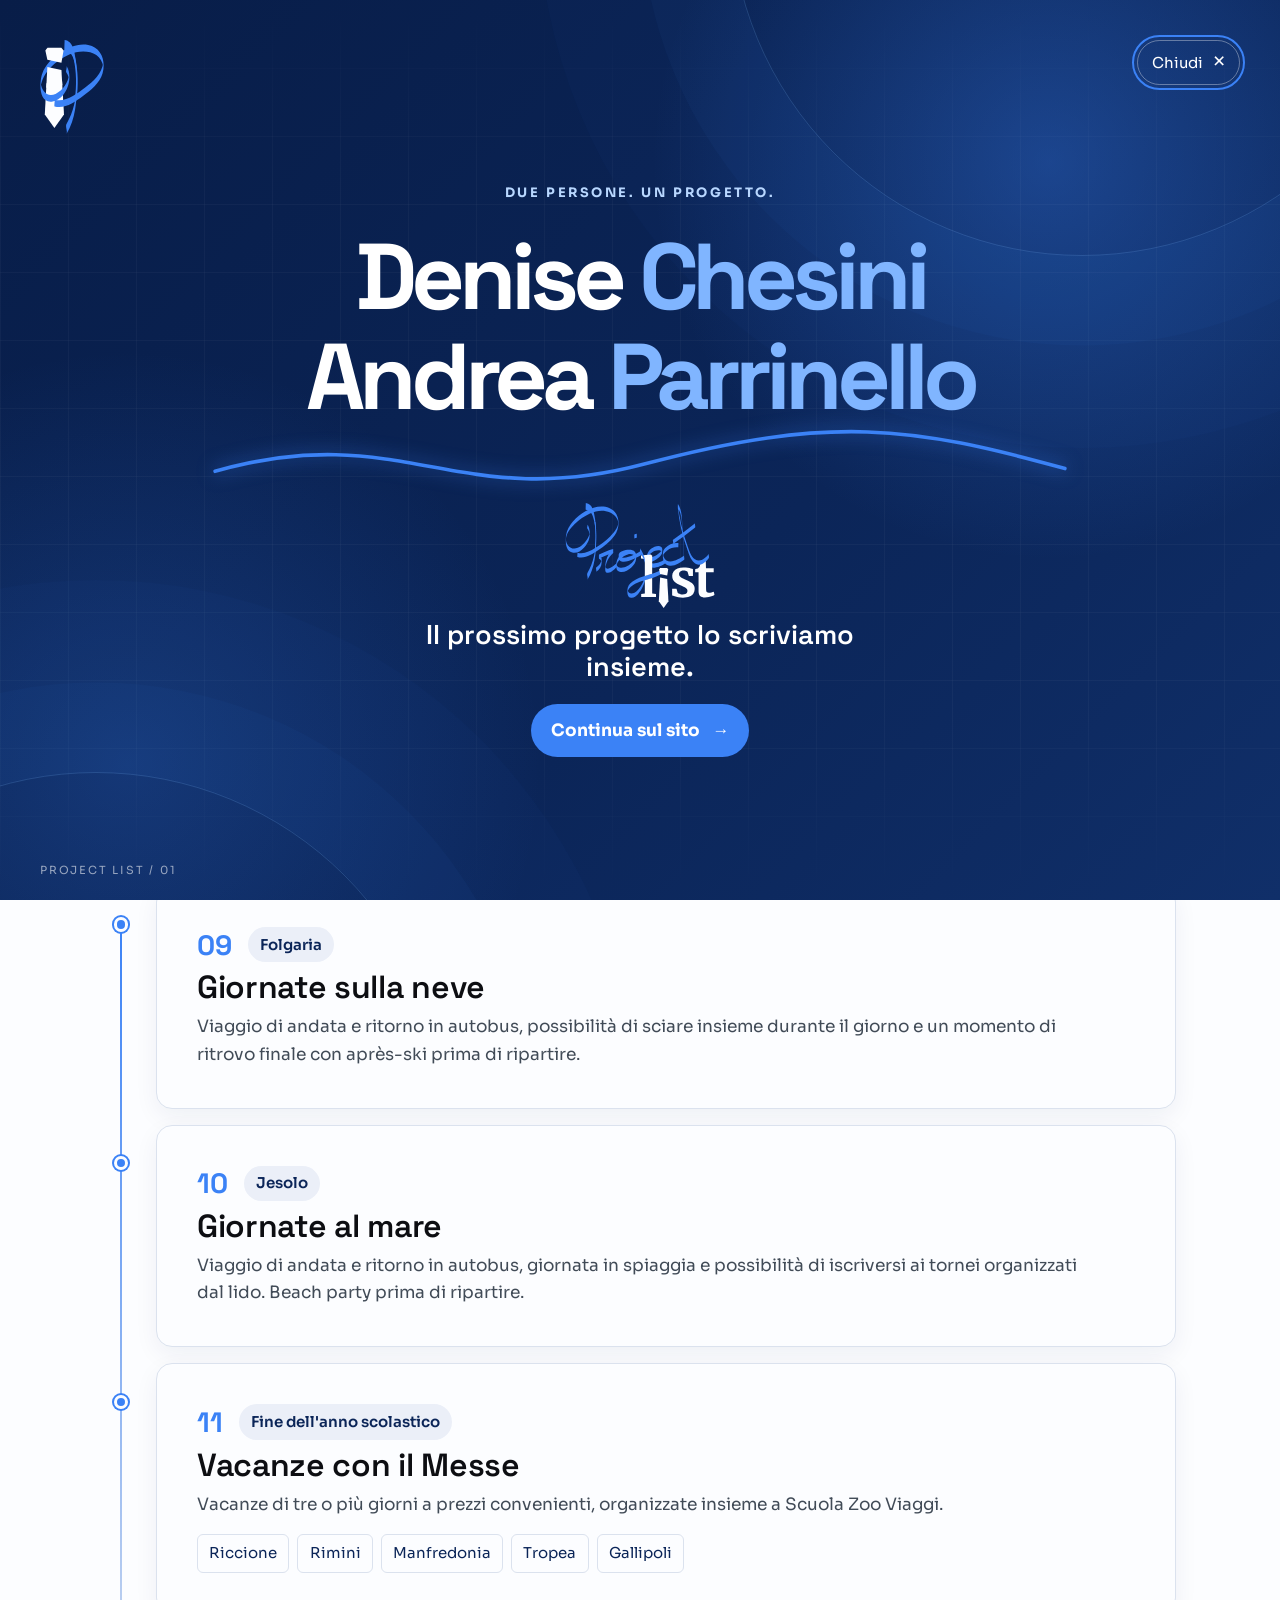
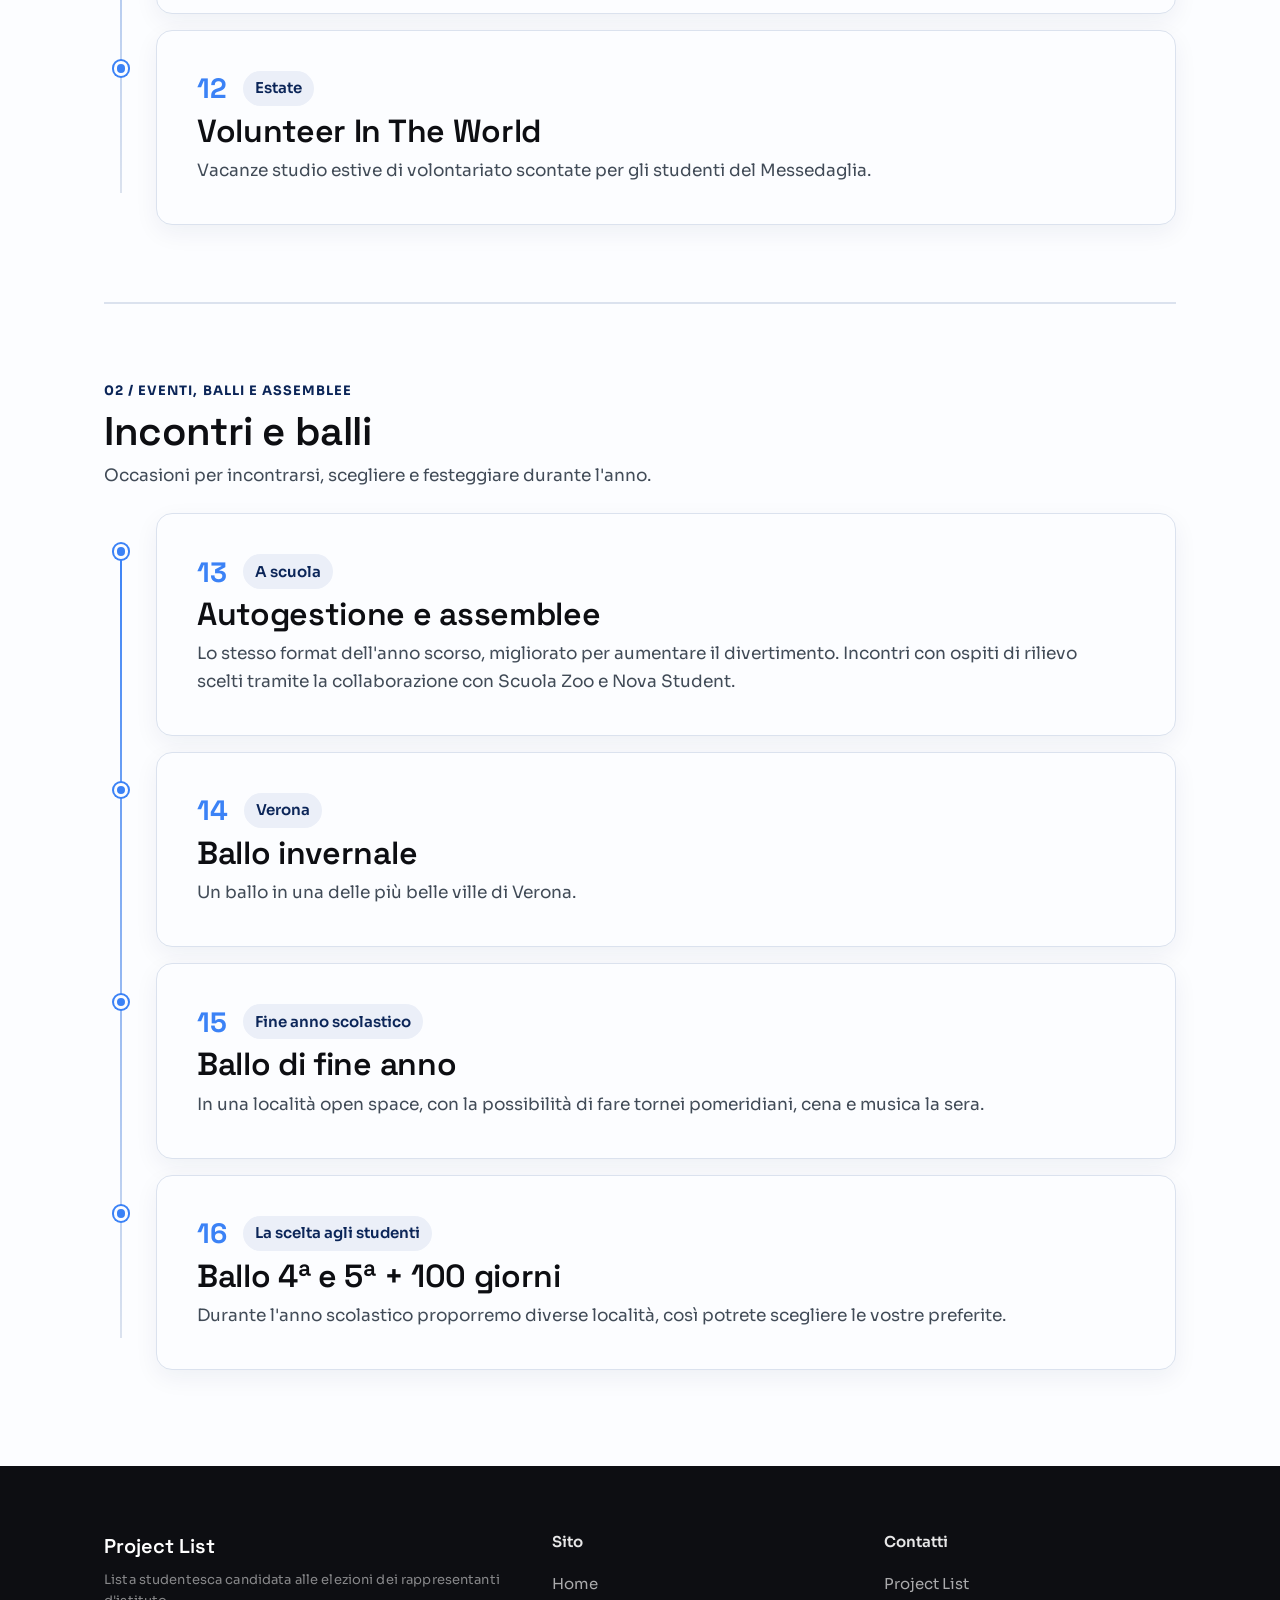
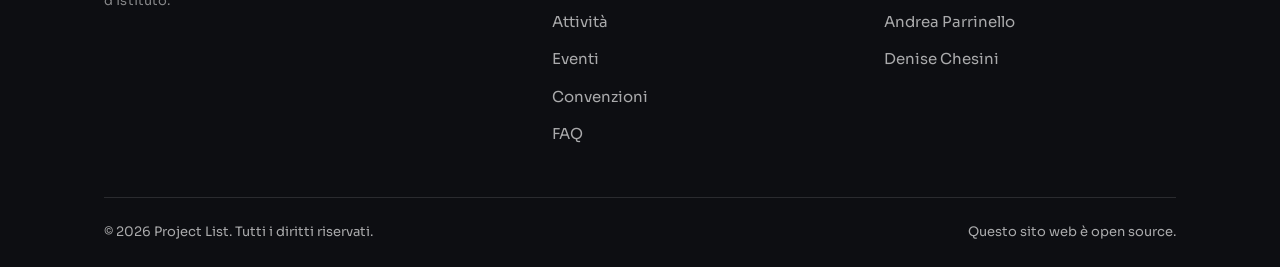
<file: pages/events.html>
<!DOCTYPE html>
<html lang="it">

<head>
  <meta charset="UTF-8">
  <meta name="viewport" content="width=device-width, initial-scale=1.0">

  <title>Eventi | Project List - A. Messedaglia</title>
  <meta name="description"
    content="Scopri le proposte di Project List per uscite, viaggi, assemblee e balli: dalle giornate sulla neve agli eventi di fine anno.">

  <!-- Open Graph -->
  <meta property="og:type" content="website">
  <meta property="og:title" content="Eventi | Project List">
  <meta property="og:description"
    content="Scopri le proposte di Project List per uscite, viaggi, assemblee e balli: dalle giornate sulla neve agli eventi di fine anno.">
  <meta property="og:image" content="../assets/img/og-cover.jpg">
  <meta property="og:locale" content="it_IT">

  <!-- Favicon -->
  <link rel="icon" type="image/png" href="../assets/logo/favicon.svg">

  <!-- CSS -->
  <link rel="stylesheet" href="../style.css">

</head>

<body>

  <!-- ============ HEADER ============ -->
  <header class="site-header">
    <div class="container site-header__inner">
      <a href="../index.html" class="site-header__logo">
        <img class="site-header__logo" src="../assets/logo/icon.svg" alt="Project List">
      </a>

      <nav class="site-header__nav" id="site-nav" aria-label="Navigazione principale">
        <ul class="site-header__nav-list">
          <li><a href="../index.html">Home</a></li>
          <li><a href="activities.html">Attività</a></li>
          <li><a href="events.html" aria-current="page">Eventi</a></li>
          <li><a href="conventions.html">Convenzioni</a></li>
          <li><a href="faq.html">FAQ</a></li>
        </ul>
        <a href="merch.html" class="site-header__cta">Merch</a>
      </nav>

      <button class="site-header__toggle" aria-label="Apri il menu" aria-expanded="false"
        aria-controls="site-nav">&#9776;</button>
    </div>
  </header>

  <main>
    <section class="section events" aria-labelledby="events-title">
      <div class="container">
        <header class="events__intro">
          <div>
            <p class="caption events__eyebrow">Attività extrascolastiche, eventi e assemblee</p>
            <h1 class="title events__title" id="events-title">Fuori dall'aula, insieme.</h1>
            <p class="text text--lg events__lead">Dalle giornate sulla neve e al mare agli incontri e ai balli: le proposte per condividere esperienze anche fuori dalle lezioni.</p>
          </div>
        </header>

        <nav class="page-section-nav" aria-label="Sezioni degli eventi">
          <a href="#uscite">01 <span>Uscite e viaggi</span></a>
          <a href="#incontri">02 <span>Incontri e balli</span></a>
        </nav>

        <section class="events__chapter" id="uscite" aria-labelledby="events-travel-title">
          <div class="events__chapter-head">
            <p class="caption events__chapter-label">01 / Attività extrascolastiche</p>
            <h2 class="title title--lg" id="events-travel-title">Uscite e viaggi</h2>
            <p class="text text--muted">Una giornata insieme o un'esperienza più lunga: quattro modi per partire.</p>
          </div>
          <ol class="events__timeline" role="list" start="9">
            <li class="events__entry">
              <div class="events__entry-head">
                <span class="events__number" aria-hidden="true">09</span>
                <span class="events__place">Folgaria</span>
              </div>
              <h3 class="title events__entry-title">Giornate sulla neve</h3>
              <p class="text text--muted">Viaggio di andata e ritorno in autobus, possibilità di sciare insieme durante il giorno e un momento di ritrovo finale con après-ski prima di ripartire.</p>
            </li>
            <li class="events__entry">
              <div class="events__entry-head">
                <span class="events__number" aria-hidden="true">10</span>
                <span class="events__place">Jesolo</span>
              </div>
              <h3 class="title events__entry-title">Giornate al mare</h3>
              <p class="text text--muted">Viaggio di andata e ritorno in autobus, giornata in spiaggia e possibilità di iscriversi ai tornei organizzati dal lido. Beach party prima di ripartire.</p>
            </li>
            <li class="events__entry">
              <div class="events__entry-head">
                <span class="events__number" aria-hidden="true">11</span>
                <span class="events__place">Fine dell'anno scolastico</span>
              </div>
              <h3 class="title events__entry-title">Vacanze con il Messe</h3>
              <p class="text text--muted">Vacanze di tre o più giorni a prezzi convenienti, organizzate insieme a Scuola Zoo Viaggi.</p>
              <ul class="events__destinations" role="list" aria-label="Località proposte">
                <li>Riccione</li><li>Rimini</li><li>Manfredonia</li><li>Tropea</li><li>Gallipoli</li>
              </ul>
            </li>
            <li class="events__entry">
              <div class="events__entry-head">
                <span class="events__number" aria-hidden="true">12</span>
                <span class="events__place">Estate</span>
              </div>
              <h3 class="title events__entry-title">Volunteer In The World</h3>
              <p class="text text--muted">Vacanze studio estive di volontariato scontate per gli studenti del Messedaglia.</p>
            </li>
          </ol>
        </section>

        <section class="events__chapter events__chapter--school" id="incontri" aria-labelledby="events-school-title">
          <div class="events__chapter-head">
            <p class="caption events__chapter-label">02 / Eventi, balli e assemblee</p>
            <h2 class="title title--lg" id="events-school-title">Incontri e balli</h2>
            <p class="text text--muted">Occasioni per incontrarsi, scegliere e festeggiare durante l'anno.</p>
          </div>
          <ol class="events__timeline" role="list" start="13">
            <li class="events__entry">
              <div class="events__entry-head">
                <span class="events__number" aria-hidden="true">13</span>
                <span class="events__place">A scuola</span>
              </div>
              <h3 class="title events__entry-title">Autogestione e assemblee</h3>
              <p class="text text--muted">Lo stesso format dell'anno scorso, migliorato per aumentare il divertimento. Incontri con ospiti di rilievo scelti tramite la collaborazione con Scuola Zoo e Nova Student.</p>
            </li>
            <li class="events__entry">
              <div class="events__entry-head">
                <span class="events__number" aria-hidden="true">14</span>
                <span class="events__place">Verona</span>
              </div>
              <h3 class="title events__entry-title">Ballo invernale</h3>
              <p class="text text--muted">Un ballo in una delle più belle ville di Verona.</p>
            </li>
            <li class="events__entry">
              <div class="events__entry-head">
                <span class="events__number" aria-hidden="true">15</span>
                <span class="events__place">Fine anno scolastico</span>
              </div>
              <h3 class="title events__entry-title">Ballo di fine anno</h3>
              <p class="text text--muted">In una località open space, con la possibilità di fare tornei pomeridiani, cena e musica la sera.</p>
            </li>
            <li class="events__entry">
              <div class="events__entry-head">
                <span class="events__number" aria-hidden="true">16</span>
                <span class="events__place">La scelta agli studenti</span>
              </div>
              <h3 class="title events__entry-title">Ballo 4ª e 5ª + 100 giorni</h3>
              <p class="text text--muted">Durante l'anno scolastico proporremo diverse località, così potrete scegliere le vostre preferite.</p>
            </li>
          </ol>
        </section>
      </div>
    </section>
  </main>

  <!-- ============ FOOTER ============ -->
  <footer class="site-footer">
    <div class="container">

      <div class="site-footer__grid">
        <div>
          <p class="site-footer__brand">Project List</p>
          <p class="caption" style="color: rgba(255,255,255,0.5);">
            Lista studentesca candidata alle elezioni dei rappresentanti d'istituto.
          </p>
        </div>

        <div>
          <p class="site-footer__col-title">Sito</p>
          <ul class="site-footer__col-list">
            <li><a href="../index.html">Home</a></li>
            <li><a href="activities.html">Attività</a></li>
            <li><a href="events.html">Eventi</a></li>
            <li><a href="conventions.html">Convenzioni</a></li>
            <li><a href="faq.html">FAQ</a></li>
          </ul>
        </div>

        <div>
          <p class="site-footer__col-title">Contatti</p>
          <ul class="site-footer__col-list">
            <li><a href="https://instagram.com/projectlist_messe">Project List</a></li>
            <li><a href="https://www.instagram.com/_andreaparrinello">Andrea Parrinello</a></li>
            <li><a href="https://www.instagram.com/denisechesini/">Denise Chesini</a></li>
          </ul>
        </div>
      </div>

      <div class="site-footer__bottom">
        <p>&copy; <span id="year"></span> Project List. Tutti i diritti riservati.</p>
        <div class="site-footer__legal-links">
          <a href="https://github.com/ie74/project-list">Questo sito web è open source.</a>
        </div>
      </div>

    </div>
  </footer>

  <script src="../script.js"></script>

</body>

</html>
</file>
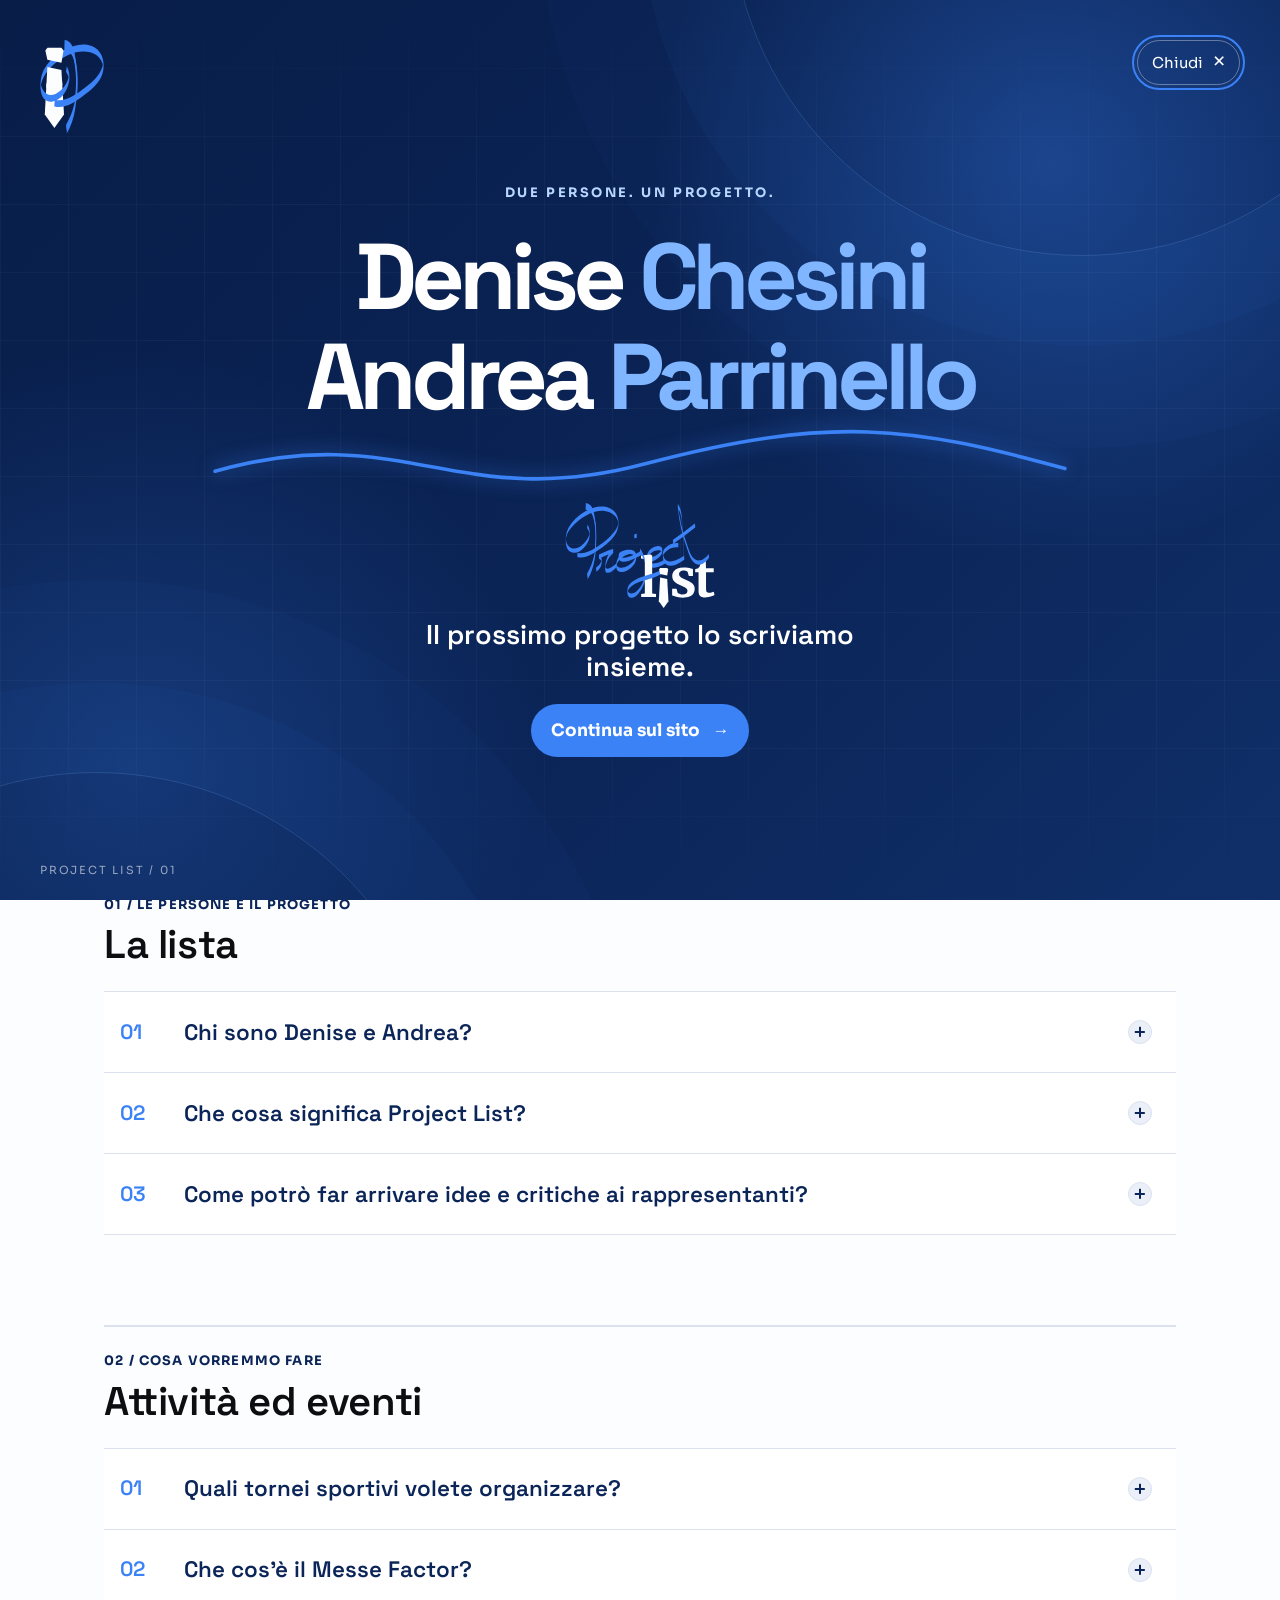
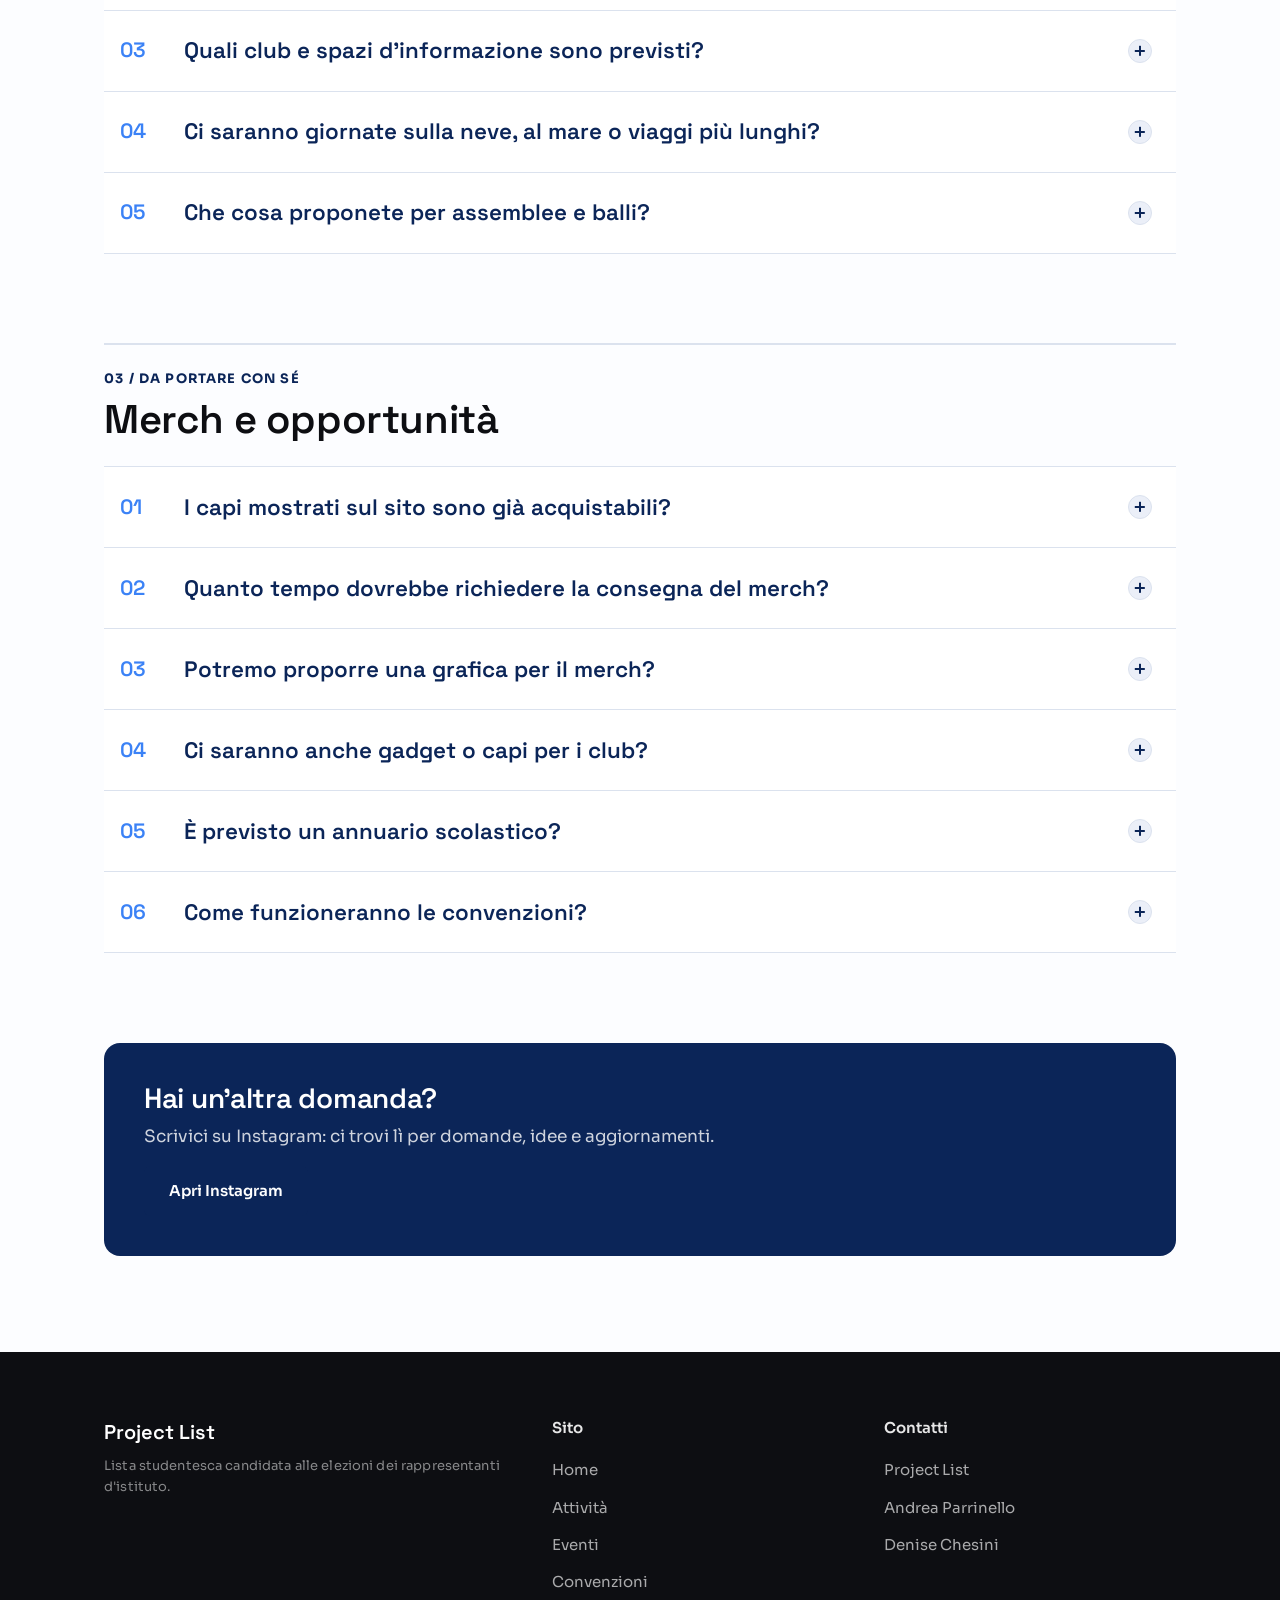
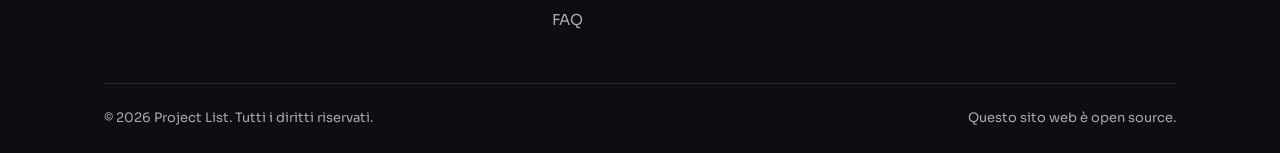
<file: pages/faq.html>
<!DOCTYPE html>
<html lang="it">

<head>
    <meta charset="UTF-8">
    <meta name="viewport" content="width=device-width, initial-scale=1.0">

    <title>FAQ | Project List - A. Messedaglia</title>
    <meta name="description"
        content="Le risposte alle domande su Project List: candidati, attività, eventi, merch, annuario e partecipazione degli studenti.">

    <!-- Open Graph -->
    <meta property="og:type" content="website">
    <meta property="og:title" content="FAQ | Project List">
    <meta property="og:description"
        content="Domande e risposte sulle proposte di Project List per il Messedaglia.">
    <meta property="og:image" content="../assets/img/og-cover.jpg">
    <meta property="og:locale" content="it_IT">

    <!-- Favicon -->
    <link rel="icon" type="image/png" href="../assets/logo/favicon.svg">

    <!-- CSS -->
    <link rel="stylesheet" href="../style.css">
</head>

<body>

    <!-- ============ HEADER ============ -->
  <header class="site-header">
    <div class="container site-header__inner">
      <a href="../index.html" class="site-header__logo">
        <img class="site-header__logo" src="../assets/logo/icon.svg" alt="Project List">
      </a>

      <nav class="site-header__nav" id="site-nav" aria-label="Navigazione principale">
        <ul class="site-header__nav-list">
          <li><a href="../index.html">Home</a></li>
          <li><a href="activities.html">Attività</a></li>
          <li><a href="events.html">Eventi</a></li>
          <li><a href="conventions.html">Convenzioni</a></li>
          <li><a href="faq.html" aria-current="page">FAQ</a></li>
        </ul>
        <a href="merch.html" class="site-header__cta">Merch</a>
      </nav>

      <button class="site-header__toggle" aria-label="Apri il menu" aria-expanded="false"
        aria-controls="site-nav">&#9776;</button>
    </div>
  </header>

    <main>
<section class="section faq" aria-labelledby="faq-title">
  <div class="container">
    <header class="faq__intro"><p class="caption faq__eyebrow">Project List / Domande frequenti</p><h1 class="title faq__title" id="faq-title">Le domande giuste.<br>Risposte chiare.</h1><p class="text text--lg faq__lead">Chi siamo, cosa vogliamo fare e come puoi partecipare: qui trovi le risposte alle domande più frequenti.</p><p class="text faq__note">Stiamo lavorando per realizzare queste idee. Condivideremo date, prezzi e modalità appena saranno definiti.</p></header>
    <nav class="page-section-nav page-section-nav--three faq__nav" aria-label="Argomenti delle FAQ"><a href="#la-lista">01 <span>La lista</span></a><a href="#attivita-eventi">02 <span>Attività ed eventi</span></a><a href="#merch-opportunita">03 <span>Merch e opportunità</span></a></nav>
    <section class="faq__group" id="la-lista" aria-labelledby="faq-la-lista-title"><div class="faq__group-head"><p class="caption faq__group-label">01 / Le persone e il progetto</p><h2 class="title title--lg" id="faq-la-lista-title">La lista</h2></div><div class="faq__list">
        <details class="faq__item"><summary><span class="faq__question-number" aria-hidden="true">01</span><span>Chi sono Denise e Andrea?</span><span class="faq__icon" aria-hidden="true"></span></summary><div class="faq__answer"><p class="text text--muted">Siamo Denise Chesini della 4F e Andrea Parrinello della 4E. Ci candidiamo come rappresentanti d’istituto con Project List.</p></div></details>
        <details class="faq__item"><summary><span class="faq__question-number" aria-hidden="true">02</span><span>Che cosa significa Project List?</span><span class="faq__icon" aria-hidden="true"></span></summary><div class="faq__answer"><p class="text text--muted">Per noi è un progetto da costruire insieme: vogliamo trasformare le vostre idee in attività, eventi e nuovi modi di partecipare alla vita della scuola.</p></div></details>
        <details class="faq__item"><summary><span class="faq__question-number" aria-hidden="true">03</span><span>Come potrò far arrivare idee e critiche ai rappresentanti?</span><span class="faq__icon" aria-hidden="true"></span></summary><div class="faq__answer"><p class="text text--muted">Vogliamo creare un Comitato Studentesco con rappresentanti di classe di tutte le annate, coinvolgendo anche la succursale. Sarà uno spazio per raccogliere idee e critiche e organizzare insieme le iniziative.</p></div></details>
      </div>
    </section>
    <section class="faq__group" id="attivita-eventi" aria-labelledby="faq-attivita-eventi-title"><div class="faq__group-head"><p class="caption faq__group-label">02 / Cosa vorremmo fare</p><h2 class="title title--lg" id="faq-attivita-eventi-title">Attività ed eventi</h2></div><div class="faq__list">
        <details class="faq__item"><summary><span class="faq__question-number" aria-hidden="true">01</span><span>Quali tornei sportivi volete organizzare?</span><span class="faq__icon" aria-hidden="true"></span></summary><div class="faq__answer"><p class="text text--muted">Vogliamo organizzare la Verona Football Cup e aggiungere la Verona Volleyball League e la Verona Basket League, coinvolgendo anche studenti di altri istituti. Ti aggiorneremo su date e iscrizioni appena saranno definite.</p></div></details>
        <details class="faq__item"><summary><span class="faq__question-number" aria-hidden="true">02</span><span>Che cos’è il Messe Factor?</span><span class="faq__icon" aria-hidden="true"></span></summary><div class="faq__answer"><p class="text text--muted">Vorremmo organizzare un contest di canto aperto agli studenti del Messe. I partecipanti selezionati potrebbero arrivare a Schoolvision, che riunisce scuole di tutta Italia.</p></div></details>
        <details class="faq__item"><summary><span class="faq__question-number" aria-hidden="true">03</span><span>Quali club e spazi d’informazione sono previsti?</span><span class="faq__icon" aria-hidden="true"></span></summary><div class="faq__answer"><p class="text text--muted">Vogliamo affiancare al club del libro nuovi club gestiti dagli studenti, dedicati a cinema, arte, fotografia, economia e finanza. E con il Corriere del Messe ci piacerebbe creare un giornalino dove parlare di scuola e attualità.</p></div></details>
        <details class="faq__item"><summary><span class="faq__question-number" aria-hidden="true">04</span><span>Ci saranno giornate sulla neve, al mare o viaggi più lunghi?</span><span class="faq__icon" aria-hidden="true"></span></summary><div class="faq__answer"><p class="text text--muted">Tra le idee ci sono giornate sulla neve a Folgaria, giornate al mare a Jesolo, vacanze di gruppo con ScuolaZoo Viaggi ed esperienze estive con Volunteer In The World. Comunicheremo programmi, costi e iscrizioni quando saranno definiti.</p></div></details>
        <details class="faq__item"><summary><span class="faq__question-number" aria-hidden="true">05</span><span>Che cosa proponete per assemblee e balli?</span><span class="faq__icon" aria-hidden="true"></span></summary><div class="faq__answer"><p class="text text--muted">Vogliamo assemblee con attività e ospiti, un ballo invernale e uno di fine anno. Abbiamo in mente anche iniziative per quarte, quinte e 100 giorni. Per scegliere alcune località chiederemo la vostra opinione; sedi e date arriveranno più avanti.</p></div></details>
      </div>
    </section>
    <section class="faq__group" id="merch-opportunita" aria-labelledby="faq-merch-opportunita-title"><div class="faq__group-head"><p class="caption faq__group-label">03 / Da portare con sé</p><h2 class="title title--lg" id="faq-merch-opportunita-title">Merch e opportunità</h2></div><div class="faq__list">
        <details class="faq__item"><summary><span class="faq__question-number" aria-hidden="true">01</span><span>I capi mostrati sul sito sono già acquistabili?</span><span class="faq__icon" aria-hidden="true"></span></summary><div class="faq__answer"><p class="text text--muted">Per ora puoi vedere i design, ma non ordinarli. Vorremmo collaborare con Digi, portare i campioni a scuola per provarli e aprire uno shop online. Ti daremo il link e le indicazioni per acquistare appena saranno disponibili. <a class="link" href="merch.html">Esplora le anteprime</a>.</p></div></details>
        <details class="faq__item"><summary><span class="faq__question-number" aria-hidden="true">02</span><span>Quanto tempo dovrebbe richiedere la consegna del merch?</span><span class="faq__icon" aria-hidden="true"></span></summary><div class="faq__answer"><p class="text text--muted">Puntiamo a una consegna entro 12 giorni lavorativi tramite Digi. Confermeremo i tempi quando apriremo gli ordini.</p></div></details>
        <details class="faq__item"><summary><span class="faq__question-number" aria-hidden="true">03</span><span>Potremo proporre una grafica per il merch?</span><span class="faq__icon" aria-hidden="true"></span></summary><div class="faq__answer"><p class="text text--muted">Sì! Vogliamo raccogliere le vostre creazioni e scegliere le grafiche con un sondaggio aperto a tutta la scuola. Ti diremo come e quando inviarle.</p></div></details>
        <details class="faq__item"><summary><span class="faq__question-number" aria-hidden="true">04</span><span>Ci saranno anche gadget o capi per i club?</span><span class="faq__icon" aria-hidden="true"></span></summary><div class="faq__answer"><p class="text text--muted">Ci piacerebbe realizzare cappelli, borracce e capi dedicati ai club studenteschi e alla curva del Messe. Ti mostreremo modelli e disponibilità quando saranno pronti.</p></div></details>
        <details class="faq__item"><summary><span class="faq__question-number" aria-hidden="true">05</span><span>È previsto un annuario scolastico?</span><span class="faq__icon" aria-hidden="true"></span></summary><div class="faq__answer"><p class="text text--muted">Vogliamo creare un annuario con Annuario Scolastico e scegliere le grafiche insieme a voi. Puntiamo a una consegna entro 7 giorni lavorativi; condivideremo prezzi e modalità quando saranno definiti.</p></div></details>
        <details class="faq__item"><summary><span class="faq__question-number" aria-hidden="true">06</span><span>Come funzioneranno le convenzioni?</span><span class="faq__icon" aria-hidden="true"></span></summary><div class="faq__answer"><p class="text text--muted">La nostra School Card sarà una tessera cartacea, e in futuro anche digitale, per accedere alle convenzioni. Ti spiegheremo come ottenerla e quali saranno le agevolazioni appena avremo definito i dettagli. <a class="link" href="conventions.html">Scopri le convenzioni</a>.</p></div></details>
      </div>
    </section>
<div class="faq__outro"><p class="title title--md">Hai un’altra domanda?</p><p class="text text--muted">Scrivici su Instagram: ci trovi lì per domande, idee e aggiornamenti.</p><a class="button button--primary" href="https://instagram.com/projectlist_messe" target="_blank" rel="noopener noreferrer">Apri Instagram</a></div>
  </div>
</section>
</main>

    <!-- ============ FOOTER ============ -->
    <footer class="site-footer">
        <div class="container">

            <div class="site-footer__grid">
                <div>
                    <p class="site-footer__brand">Project List</p>
                    <p class="caption" style="color: rgba(255,255,255,0.5);">
                        Lista studentesca candidata alle elezioni dei rappresentanti d'istituto.
                    </p>
                </div>

                <div>
                    <p class="site-footer__col-title">Sito</p>
                    <ul class="site-footer__col-list">
                        <li><a href="../index.html">Home</a></li>
                        <li><a href="activities.html">Attività</a></li>
                        <li><a href="events.html">Eventi</a></li>
                        <li><a href="conventions.html">Convenzioni</a></li>
                        <li><a href="faq.html">FAQ</a></li>
                    </ul>
                </div>

                <div>
                    <p class="site-footer__col-title">Contatti</p>
                    <ul class="site-footer__col-list">
                        <li><a href="https://instagram.com/projectlist_messe">Project List</a></li>
                        <li><a href="https://www.instagram.com/_andreaparrinello">Andrea Parrinello</a></li>
                        <li><a href="https://www.instagram.com/denisechesini/">Denise Chesini</a></li>
                    </ul>
                </div>
            </div>

            <div class="site-footer__bottom">
                <p>&copy; <span id="year"></span> Project List. Tutti i diritti riservati.</p>
                <div class="site-footer__legal-links">
                    <a href="https://github.com/ie74/project-list">Questo sito web è open source.</a>
                </div>
            </div>

        </div>
    </footer>

    <script src="../script.js"></script>

</body>

</html>
</file>
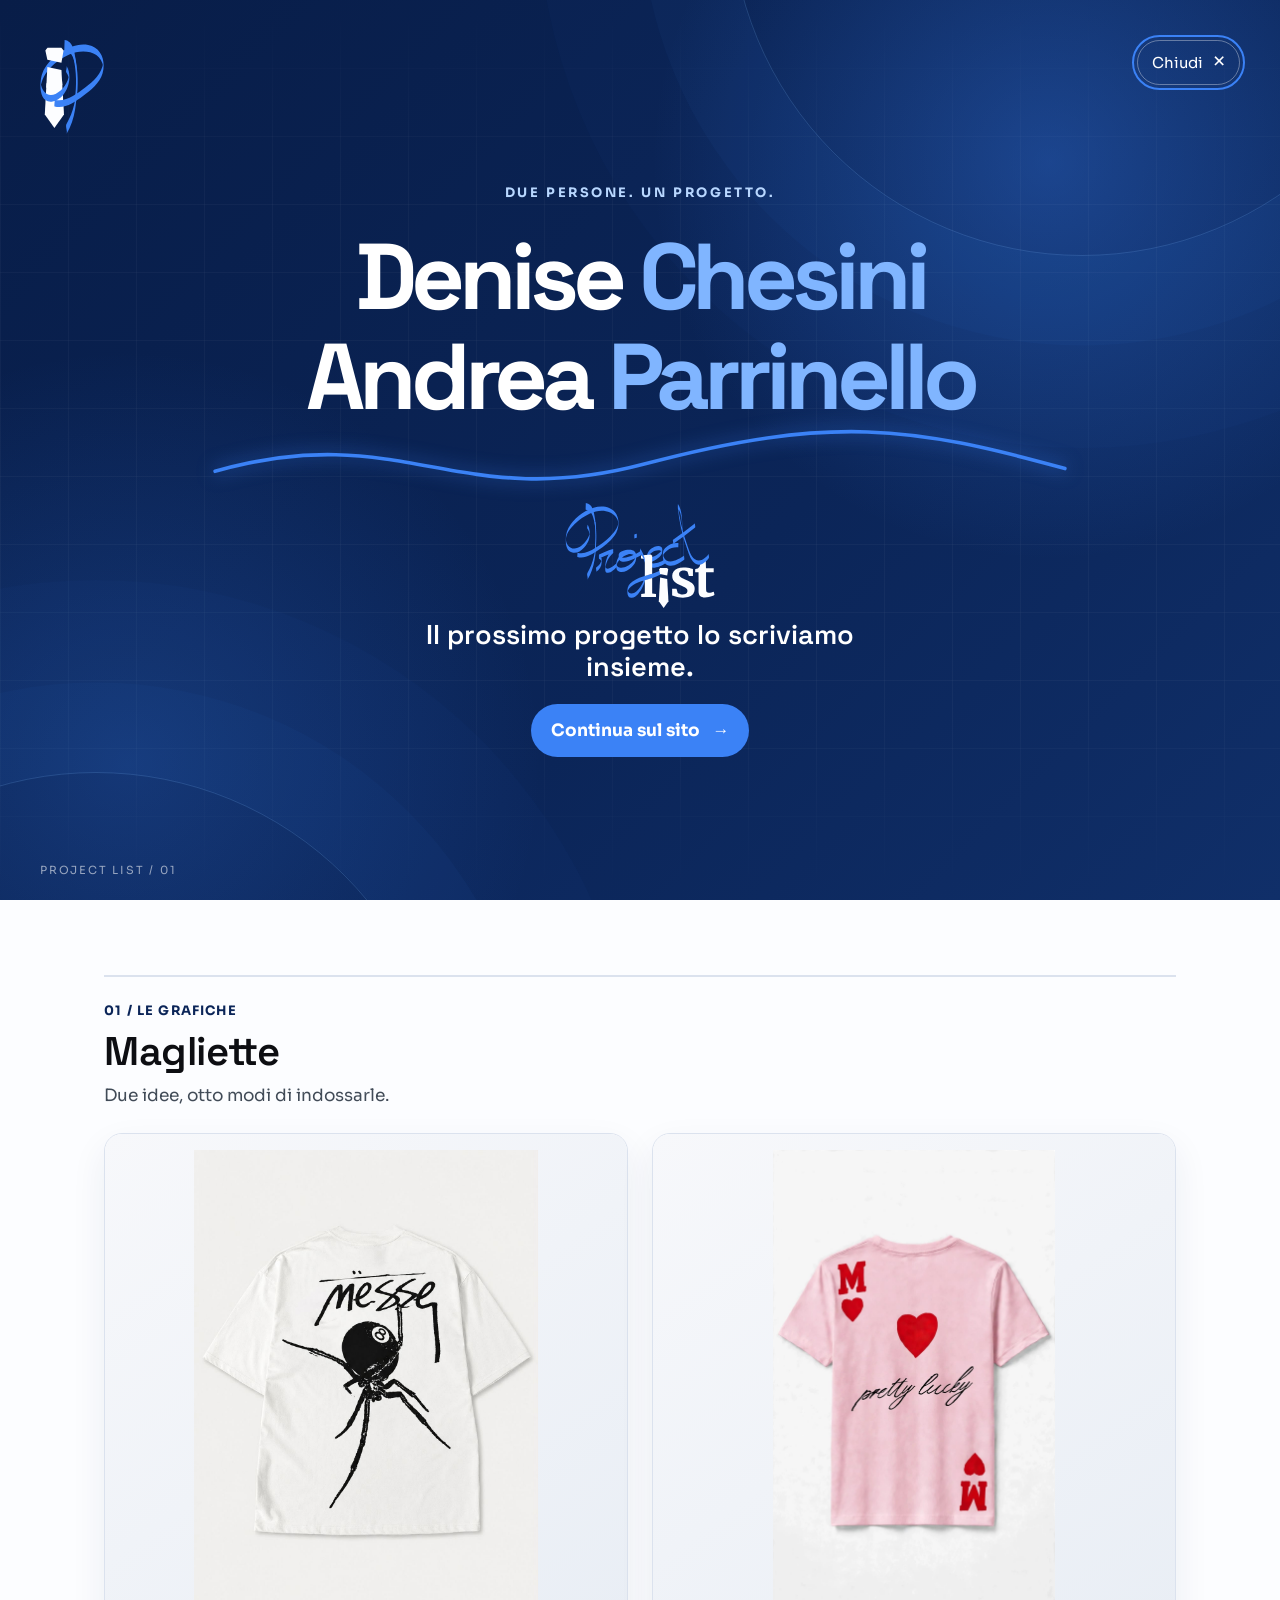
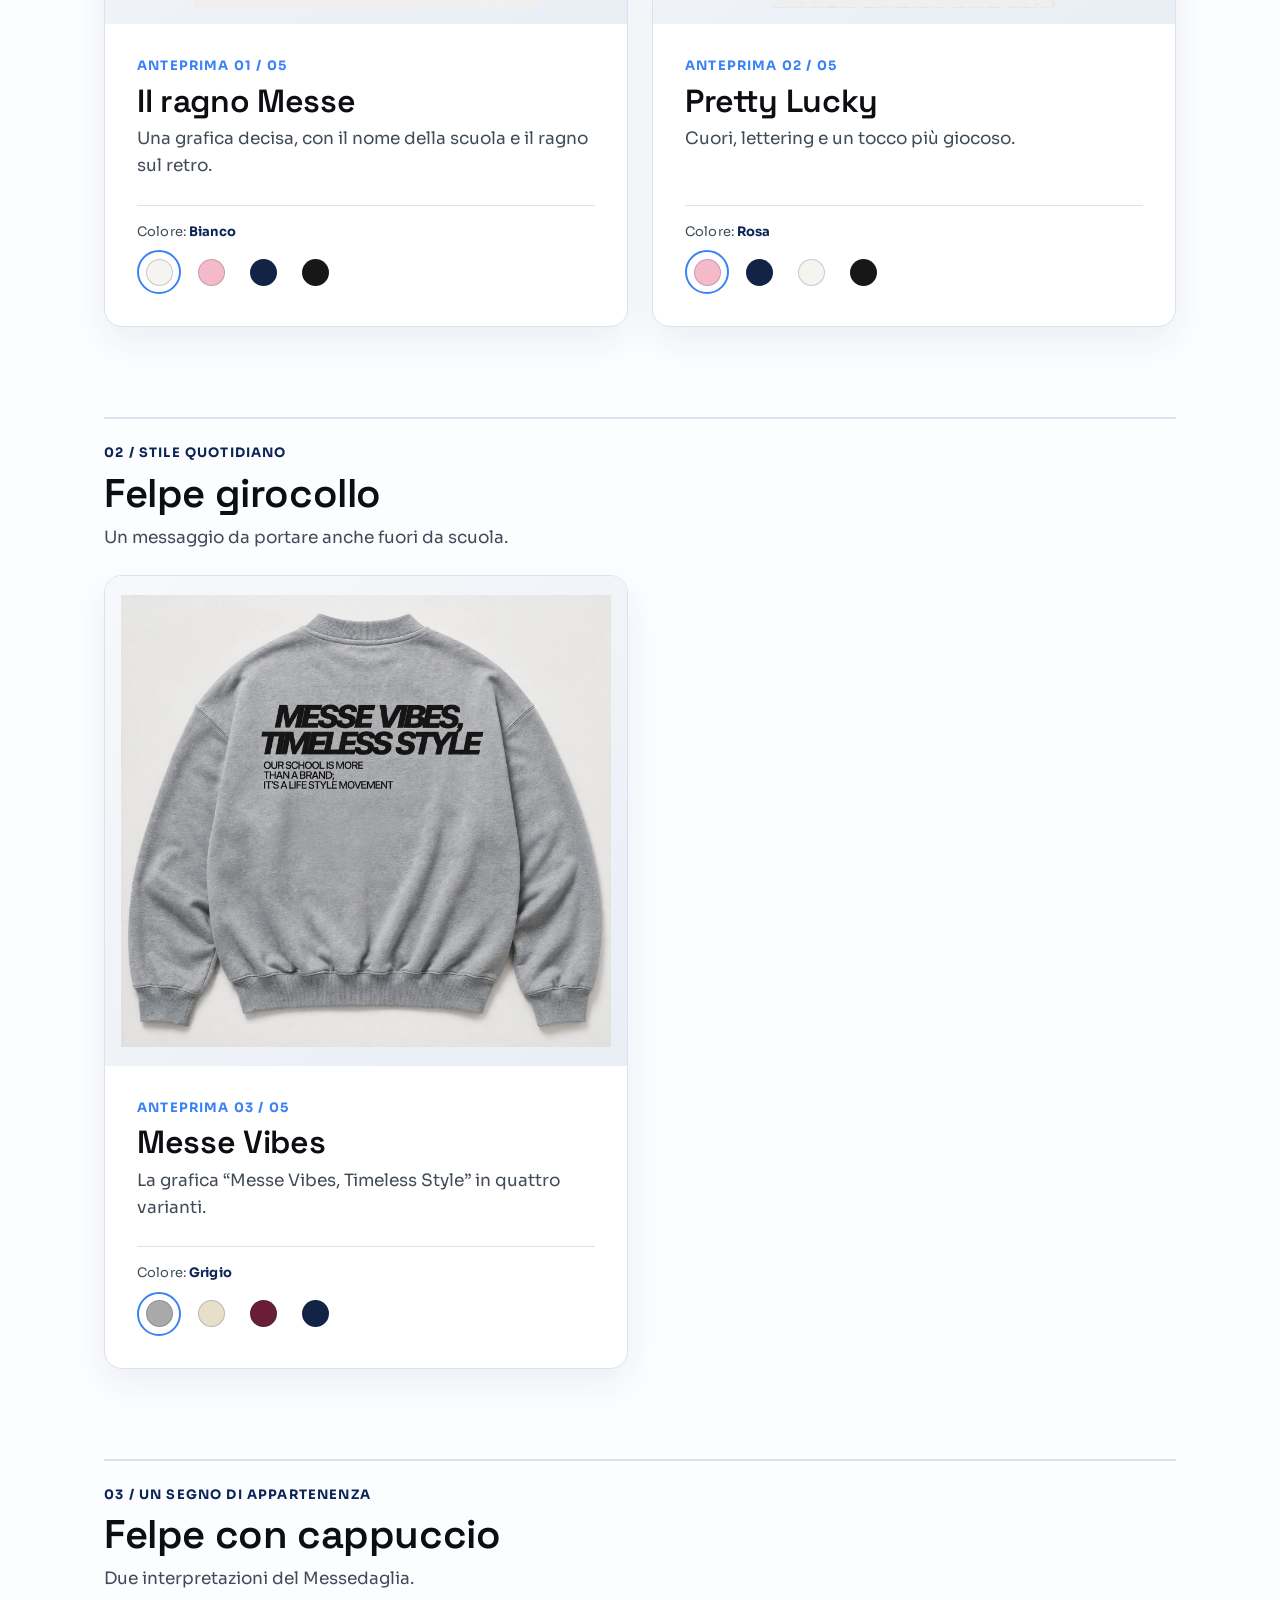
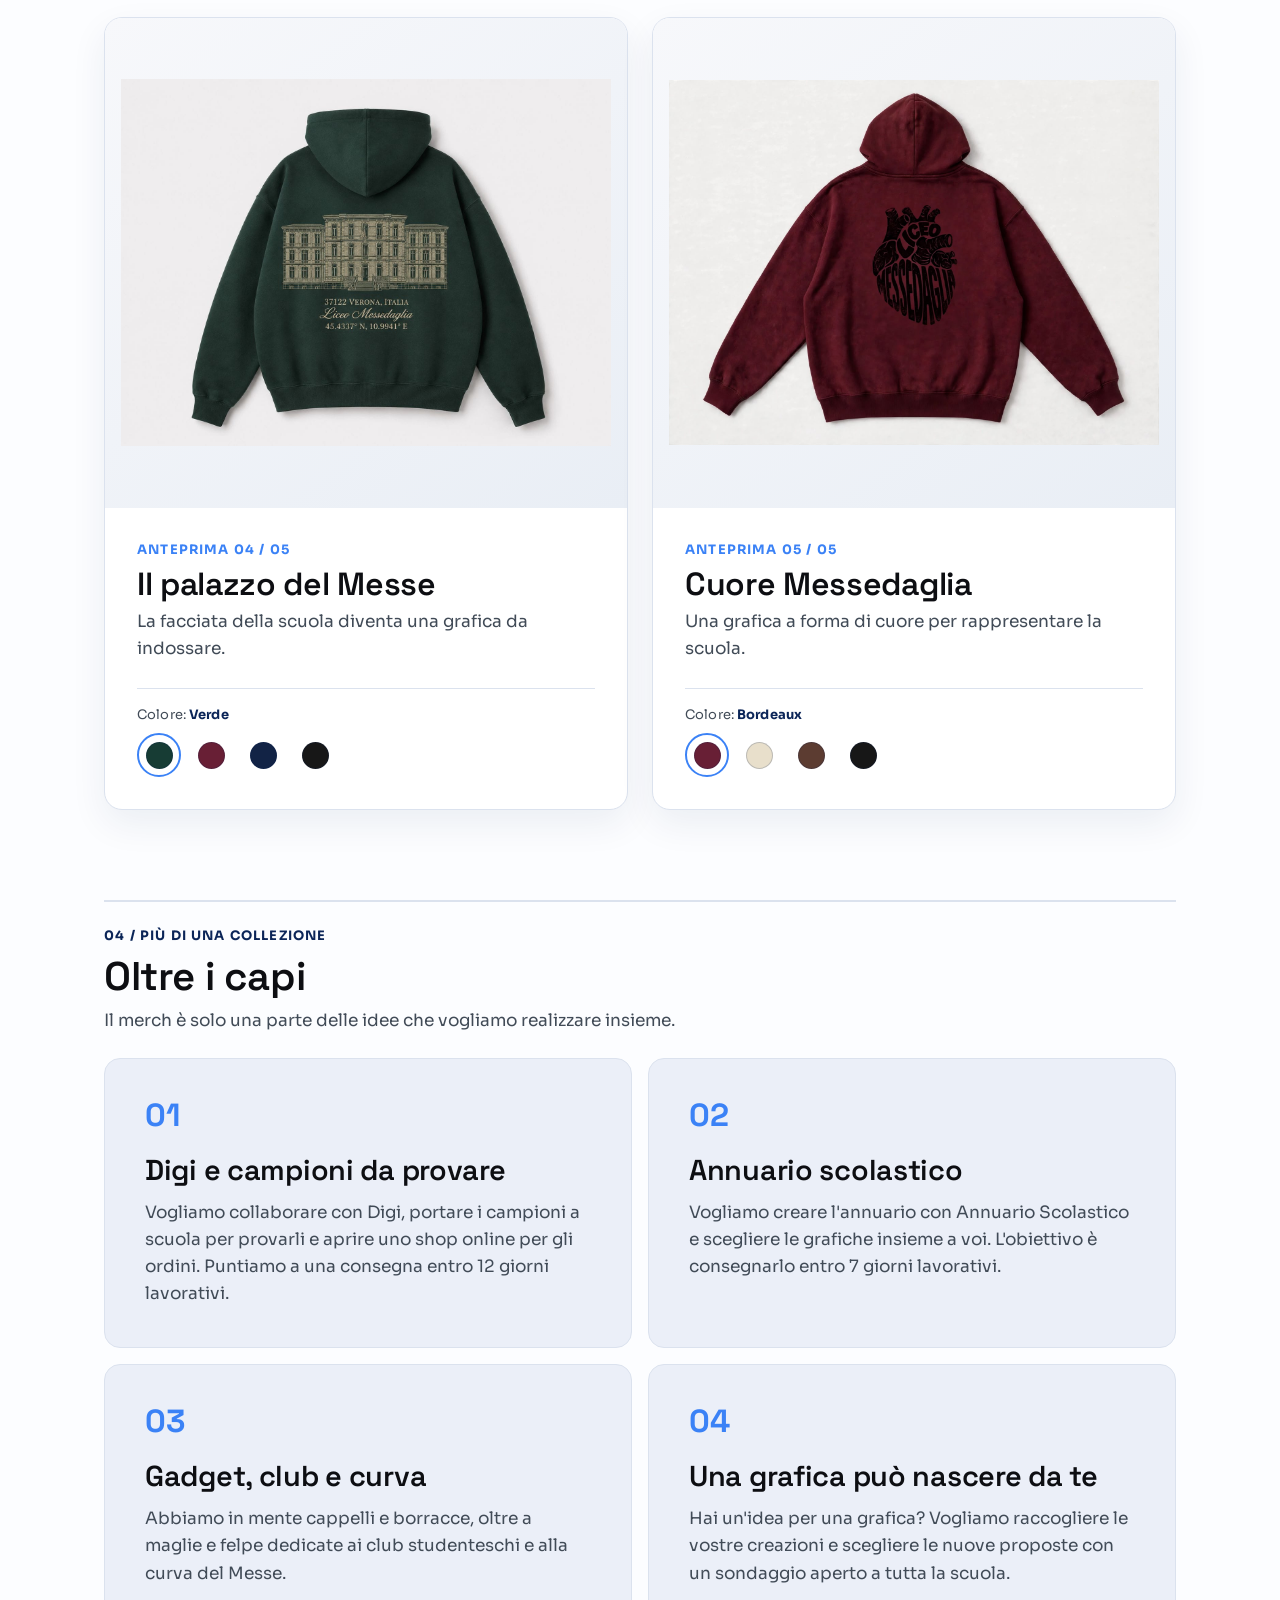
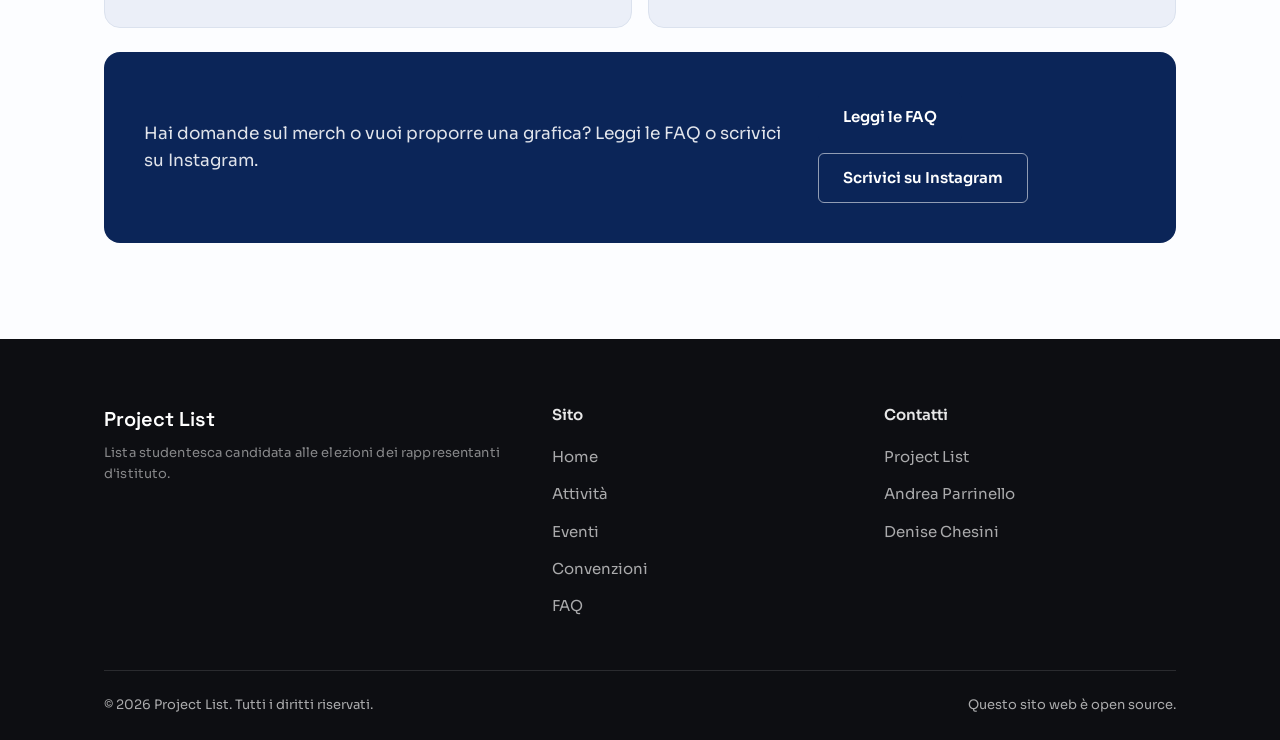
<file: pages/merch.html>
<!DOCTYPE html>
<html lang="it">

<head>
  <meta charset="UTF-8">
  <meta name="viewport" content="width=device-width, initial-scale=1.0">

  <title>Merch | Project List - A. Messedaglia</title>
  <meta name="description"
    content="Esplora le anteprime di magliette e felpe Project List e scopri le idee per gadget, annuario e design degli studenti.">

  <!-- Open Graph -->
  <meta property="og:type" content="website">
  <meta property="og:title" content="Merch | Project List">
  <meta property="og:description"
    content="Anteprime del merch Project List: magliette, felpe e idee per vivere il Messedaglia insieme.">
  <meta property="og:image" content="../assets/img/og-cover.jpg">
  <meta property="og:locale" content="it_IT">

  <!-- Favicon -->
  <link rel="icon" type="image/png" href="../assets/logo/favicon.svg">

  <!-- CSS -->
  <link rel="stylesheet" href="../style.css">
</head>

<body>

  <!-- ============ HEADER ============ -->
  <header class="site-header">
    <div class="container site-header__inner">
      <a href="../index.html" class="site-header__logo">
        <img class="site-header__logo" src="../assets/logo/icon.svg" alt="Project List">
      </a>

      <nav class="site-header__nav" id="site-nav" aria-label="Navigazione principale">
        <ul class="site-header__nav-list">
          <li><a href="../index.html">Home</a></li>
          <li><a href="activities.html">Attività</a></li>
          <li><a href="events.html">Eventi</a></li>
          <li><a href="conventions.html">Convenzioni</a></li>
          <li><a href="faq.html">FAQ</a></li>
        </ul>
        <a href="merch.html" class="site-header__cta" aria-current="page">Merch</a>
      </nav>

      <button class="site-header__toggle" aria-label="Apri il menu" aria-expanded="false"
        aria-controls="site-nav">&#9776;</button>
    </div>
  </header>

  <main>
<section class="section merch" aria-labelledby="merch-title">
  <div class="container">
    <header class="merch__intro">
      <p class="caption merch__eyebrow">Project List / Merch</p>
      <h1 class="title merch__title" id="merch-title">Il Messe, da portare con te.</h1>
      <p class="text text--lg merch__lead">Grafiche per sentirsi parte della scuola, anche fuori dalle sue mura. Esplora i design e scegli il colore che ti somiglia.</p>
      <p class="text merch__disclaimer">Queste immagini sono anteprime dei design. Prezzi, disponibilità e modalità d'ordine saranno comunicati in seguito.</p>
    </header>
    <nav class="page-section-nav merch__nav" aria-label="Sezioni del merch">
      <a href="#magliette">01 <span>Magliette</span></a>
      <a href="#girocollo">02 <span>Felpe girocollo</span></a>
      <a href="#cappuccio">03 <span>Felpe con cappuccio</span></a>
      <a href="#oltre-il-merch">04 <span>Oltre i capi</span></a>
    </nav>
    <section class="merch__chapter" id="magliette" aria-labelledby="merch-magliette-title">
  <div class="merch__chapter-head"><p class="caption merch__chapter-label">01 / Le grafiche</p><h2 class="title title--lg" id="merch-magliette-title">Magliette</h2><p class="text text--muted">Due idee, otto modi di indossarle.</p></div>
  <div class="merch__grid"><article class="merch-product" data-merch-product>
  <div class="merch-product__media"><img id="merch-image-ragno" src="../assets/img/merch/tee-spider-white.jpg" alt="Anteprima vista posteriore di Il ragno Messe, colore bianco" loading="lazy" decoding="async" width="900" height="1100"></div>
  <div class="merch-product__body">
    <p class="caption merch-product__index">Anteprima 01 / 05</p>
    <h3 class="title merch-product__title">Il ragno Messe</h3>
    <p class="text text--muted merch-product__description">Una grafica decisa, con il nome della scuola e il ragno sul retro.</p>
    <div class="merch-product__choices" role="group" aria-label="Varianti colore di Il ragno Messe">
      <p class="caption merch-product__legend">Colore: <span class="merch-product__color-name">Bianco</span></p>
      <div class="merch-product__variants"><button type="button" class="merch-product__variant" aria-label="Mostra Il ragno Messe, colore bianco" aria-controls="merch-image-ragno" aria-pressed="true" data-src="../assets/img/merch/tee-spider-white.jpg" data-alt="Anteprima vista posteriore di Il ragno Messe, colore bianco" data-color="Bianco" style="--swatch: #f5f4ef"><span aria-hidden="true"></span></button>
        <button type="button" class="merch-product__variant" aria-label="Mostra Il ragno Messe, colore rosa" aria-controls="merch-image-ragno" aria-pressed="false" data-src="../assets/img/merch/tee-spider-pink.jpg" data-alt="Anteprima vista posteriore di Il ragno Messe, colore rosa" data-color="Rosa" style="--swatch: #f4bac9"><span aria-hidden="true"></span></button>
        <button type="button" class="merch-product__variant" aria-label="Mostra Il ragno Messe, colore blu navy" aria-controls="merch-image-ragno" aria-pressed="false" data-src="../assets/img/merch/tee-spider-navy.jpg" data-alt="Anteprima vista posteriore di Il ragno Messe, colore blu navy" data-color="Blu navy" style="--swatch: #122345"><span aria-hidden="true"></span></button>
        <button type="button" class="merch-product__variant" aria-label="Mostra Il ragno Messe, colore nero" aria-controls="merch-image-ragno" aria-pressed="false" data-src="../assets/img/merch/tee-spider-black.jpg" data-alt="Anteprima vista posteriore di Il ragno Messe, colore nero" data-color="Nero" style="--swatch: #171717"><span aria-hidden="true"></span></button></div>
    </div>
  </div>
</article>
    <article class="merch-product" data-merch-product>
  <div class="merch-product__media"><img id="merch-image-lucky" src="../assets/img/merch/tee-lucky-pink.jpg" alt="Anteprima vista posteriore di Pretty Lucky, colore rosa" loading="lazy" decoding="async" width="900" height="1100"></div>
  <div class="merch-product__body">
    <p class="caption merch-product__index">Anteprima 02 / 05</p>
    <h3 class="title merch-product__title">Pretty Lucky</h3>
    <p class="text text--muted merch-product__description">Cuori, lettering e un tocco più giocoso.</p>
    <div class="merch-product__choices" role="group" aria-label="Varianti colore di Pretty Lucky">
      <p class="caption merch-product__legend">Colore: <span class="merch-product__color-name">Rosa</span></p>
      <div class="merch-product__variants"><button type="button" class="merch-product__variant" aria-label="Mostra Pretty Lucky, colore rosa" aria-controls="merch-image-lucky" aria-pressed="true" data-src="../assets/img/merch/tee-lucky-pink.jpg" data-alt="Anteprima vista posteriore di Pretty Lucky, colore rosa" data-color="Rosa" style="--swatch: #f4bac9"><span aria-hidden="true"></span></button>
        <button type="button" class="merch-product__variant" aria-label="Mostra Pretty Lucky, colore blu navy" aria-controls="merch-image-lucky" aria-pressed="false" data-src="../assets/img/merch/tee-lucky-navy.jpg" data-alt="Anteprima vista posteriore di Pretty Lucky, colore blu navy" data-color="Blu navy" style="--swatch: #122345"><span aria-hidden="true"></span></button>
        <button type="button" class="merch-product__variant" aria-label="Mostra Pretty Lucky, colore bianco" aria-controls="merch-image-lucky" aria-pressed="false" data-src="../assets/img/merch/tee-lucky-white.jpg" data-alt="Anteprima vista posteriore di Pretty Lucky, colore bianco" data-color="Bianco" style="--swatch: #f5f4ef"><span aria-hidden="true"></span></button>
        <button type="button" class="merch-product__variant" aria-label="Mostra Pretty Lucky, colore nero" aria-controls="merch-image-lucky" aria-pressed="false" data-src="../assets/img/merch/tee-lucky-black.jpg" data-alt="Anteprima vista posteriore di Pretty Lucky, colore nero" data-color="Nero" style="--swatch: #171717"><span aria-hidden="true"></span></button></div>
    </div>
  </div>
</article></div>
</section>
    <section class="merch__chapter" id="girocollo" aria-labelledby="merch-girocollo-title">
  <div class="merch__chapter-head"><p class="caption merch__chapter-label">02 / Stile quotidiano</p><h2 class="title title--lg" id="merch-girocollo-title">Felpe girocollo</h2><p class="text text--muted">Un messaggio da portare anche fuori da scuola.</p></div>
  <div class="merch__grid"><article class="merch-product" data-merch-product>
  <div class="merch-product__media"><img id="merch-image-vibes" src="../assets/img/merch/crewneck-vibes-grey.jpg" alt="Anteprima vista posteriore di Messe Vibes, colore grigio" loading="lazy" decoding="async" width="900" height="1100"></div>
  <div class="merch-product__body">
    <p class="caption merch-product__index">Anteprima 03 / 05</p>
    <h3 class="title merch-product__title">Messe Vibes</h3>
    <p class="text text--muted merch-product__description">La grafica “Messe Vibes, Timeless Style” in quattro varianti.</p>
    <div class="merch-product__choices" role="group" aria-label="Varianti colore di Messe Vibes">
      <p class="caption merch-product__legend">Colore: <span class="merch-product__color-name">Grigio</span></p>
      <div class="merch-product__variants"><button type="button" class="merch-product__variant" aria-label="Mostra Messe Vibes, colore grigio" aria-controls="merch-image-vibes" aria-pressed="true" data-src="../assets/img/merch/crewneck-vibes-grey.jpg" data-alt="Anteprima vista posteriore di Messe Vibes, colore grigio" data-color="Grigio" style="--swatch: #aaa9aa"><span aria-hidden="true"></span></button>
        <button type="button" class="merch-product__variant" aria-label="Mostra Messe Vibes, colore crema" aria-controls="merch-image-vibes" aria-pressed="false" data-src="../assets/img/merch/crewneck-vibes-cream.jpg" data-alt="Anteprima vista posteriore di Messe Vibes, colore crema" data-color="Crema" style="--swatch: #e8dfcb"><span aria-hidden="true"></span></button>
        <button type="button" class="merch-product__variant" aria-label="Mostra Messe Vibes, colore bordeaux" aria-controls="merch-image-vibes" aria-pressed="false" data-src="../assets/img/merch/crewneck-vibes-burgundy.jpg" data-alt="Anteprima vista posteriore di Messe Vibes, colore bordeaux" data-color="Bordeaux" style="--swatch: #681f35"><span aria-hidden="true"></span></button>
        <button type="button" class="merch-product__variant" aria-label="Mostra Messe Vibes, colore blu navy" aria-controls="merch-image-vibes" aria-pressed="false" data-src="../assets/img/merch/crewneck-vibes-navy.jpg" data-alt="Anteprima vista posteriore di Messe Vibes, colore blu navy" data-color="Blu navy" style="--swatch: #122345"><span aria-hidden="true"></span></button></div>
    </div>
  </div>
</article></div>
</section>
    <section class="merch__chapter" id="cappuccio" aria-labelledby="merch-cappuccio-title">
  <div class="merch__chapter-head"><p class="caption merch__chapter-label">03 / Un segno di appartenenza</p><h2 class="title title--lg" id="merch-cappuccio-title">Felpe con cappuccio</h2><p class="text text--muted">Due interpretazioni del Messedaglia.</p></div>
  <div class="merch__grid"><article class="merch-product" data-merch-product>
  <div class="merch-product__media"><img id="merch-image-palazzo" src="../assets/img/merch/hoodie-building-green.jpg" alt="Anteprima vista posteriore di Il palazzo del Messe, colore verde" loading="lazy" decoding="async" width="900" height="1100"></div>
  <div class="merch-product__body">
    <p class="caption merch-product__index">Anteprima 04 / 05</p>
    <h3 class="title merch-product__title">Il palazzo del Messe</h3>
    <p class="text text--muted merch-product__description">La facciata della scuola diventa una grafica da indossare.</p>
    <div class="merch-product__choices" role="group" aria-label="Varianti colore di Il palazzo del Messe">
      <p class="caption merch-product__legend">Colore: <span class="merch-product__color-name">Verde</span></p>
      <div class="merch-product__variants"><button type="button" class="merch-product__variant" aria-label="Mostra Il palazzo del Messe, colore verde" aria-controls="merch-image-palazzo" aria-pressed="true" data-src="../assets/img/merch/hoodie-building-green.jpg" data-alt="Anteprima vista posteriore di Il palazzo del Messe, colore verde" data-color="Verde" style="--swatch: #173c34"><span aria-hidden="true"></span></button>
        <button type="button" class="merch-product__variant" aria-label="Mostra Il palazzo del Messe, colore bordeaux" aria-controls="merch-image-palazzo" aria-pressed="false" data-src="../assets/img/merch/hoodie-building-burgundy.jpg" data-alt="Anteprima vista posteriore di Il palazzo del Messe, colore bordeaux" data-color="Bordeaux" style="--swatch: #681f35"><span aria-hidden="true"></span></button>
        <button type="button" class="merch-product__variant" aria-label="Mostra Il palazzo del Messe, colore blu navy" aria-controls="merch-image-palazzo" aria-pressed="false" data-src="../assets/img/merch/hoodie-building-navy.jpg" data-alt="Anteprima vista posteriore di Il palazzo del Messe, colore blu navy" data-color="Blu navy" style="--swatch: #122345"><span aria-hidden="true"></span></button>
        <button type="button" class="merch-product__variant" aria-label="Mostra Il palazzo del Messe, colore nero" aria-controls="merch-image-palazzo" aria-pressed="false" data-src="../assets/img/merch/hoodie-building-black.jpg" data-alt="Anteprima vista posteriore di Il palazzo del Messe, colore nero" data-color="Nero" style="--swatch: #171717"><span aria-hidden="true"></span></button></div>
    </div>
  </div>
</article>
    <article class="merch-product" data-merch-product>
  <div class="merch-product__media"><img id="merch-image-cuore" src="../assets/img/merch/hoodie-heart-burgundy.jpg" alt="Anteprima vista posteriore di Cuore Messedaglia, colore bordeaux" loading="lazy" decoding="async" width="900" height="1100"></div>
  <div class="merch-product__body">
    <p class="caption merch-product__index">Anteprima 05 / 05</p>
    <h3 class="title merch-product__title">Cuore Messedaglia</h3>
    <p class="text text--muted merch-product__description">Una grafica a forma di cuore per rappresentare la scuola.</p>
    <div class="merch-product__choices" role="group" aria-label="Varianti colore di Cuore Messedaglia">
      <p class="caption merch-product__legend">Colore: <span class="merch-product__color-name">Bordeaux</span></p>
      <div class="merch-product__variants"><button type="button" class="merch-product__variant" aria-label="Mostra Cuore Messedaglia, colore bordeaux" aria-controls="merch-image-cuore" aria-pressed="true" data-src="../assets/img/merch/hoodie-heart-burgundy.jpg" data-alt="Anteprima vista posteriore di Cuore Messedaglia, colore bordeaux" data-color="Bordeaux" style="--swatch: #681f35"><span aria-hidden="true"></span></button>
        <button type="button" class="merch-product__variant" aria-label="Mostra Cuore Messedaglia, colore crema" aria-controls="merch-image-cuore" aria-pressed="false" data-src="../assets/img/merch/hoodie-heart-cream.jpg" data-alt="Anteprima vista posteriore di Cuore Messedaglia, colore crema" data-color="Crema" style="--swatch: #e8dfcb"><span aria-hidden="true"></span></button>
        <button type="button" class="merch-product__variant" aria-label="Mostra Cuore Messedaglia, colore marrone" aria-controls="merch-image-cuore" aria-pressed="false" data-src="../assets/img/merch/hoodie-heart-brown.jpg" data-alt="Anteprima vista posteriore di Cuore Messedaglia, colore marrone" data-color="Marrone" style="--swatch: #5c3c31"><span aria-hidden="true"></span></button>
        <button type="button" class="merch-product__variant" aria-label="Mostra Cuore Messedaglia, colore nero" aria-controls="merch-image-cuore" aria-pressed="false" data-src="../assets/img/merch/hoodie-heart-black.jpg" data-alt="Anteprima vista posteriore di Cuore Messedaglia, colore nero" data-color="Nero" style="--swatch: #171717"><span aria-hidden="true"></span></button></div>
    </div>
  </div>
</article></div>
</section>
<section class="merch__chapter merch__chapter--extras" id="oltre-il-merch" aria-labelledby="merch-extras-title">
  <div class="merch__chapter-head"><p class="caption merch__chapter-label">04 / Più di una collezione</p><h2 class="title title--lg" id="merch-extras-title">Oltre i capi</h2><p class="text text--muted">Il merch è solo una parte delle idee che vogliamo realizzare insieme.</p></div>
  <div class="merch__extras">
    <article class="merch-extra"><span class="merch-extra__number" aria-hidden="true">01</span><h3 class="title merch-extra__title">Digi e campioni da provare</h3><p class="text text--muted">Vogliamo collaborare con Digi, portare i campioni a scuola per provarli e aprire uno shop online per gli ordini. Puntiamo a una consegna entro 12 giorni lavorativi.</p></article>
    <article class="merch-extra"><span class="merch-extra__number" aria-hidden="true">02</span><h3 class="title merch-extra__title">Annuario scolastico</h3><p class="text text--muted">Vogliamo creare l'annuario con Annuario Scolastico e scegliere le grafiche insieme a voi. L'obiettivo è consegnarlo entro 7 giorni lavorativi.</p></article>
    <article class="merch-extra"><span class="merch-extra__number" aria-hidden="true">03</span><h3 class="title merch-extra__title">Gadget, club e curva</h3><p class="text text--muted">Abbiamo in mente cappelli e borracce, oltre a maglie e felpe dedicate ai club studenteschi e alla curva del Messe.</p></article>
    <article class="merch-extra"><span class="merch-extra__number" aria-hidden="true">04</span><h3 class="title merch-extra__title">Una grafica può nascere da te</h3><p class="text text--muted">Hai un'idea per una grafica? Vogliamo raccogliere le vostre creazioni e scegliere le nuove proposte con un sondaggio aperto a tutta la scuola.</p></article>
  </div>
  <div class="merch__outro"><p class="text">Hai domande sul merch o vuoi proporre una grafica? Leggi le FAQ o scrivici su Instagram.</p><div class="merch__outro-links"><a class="button button--primary" href="faq.html">Leggi le FAQ</a><a class="button button--secondary" href="https://instagram.com/projectlist_messe" target="_blank" rel="noopener noreferrer">Scrivici su Instagram</a></div></div>
</section>
  </div>
</section>
</main>

  <!-- ============ FOOTER ============ -->
  <footer class="site-footer">
    <div class="container">

      <div class="site-footer__grid">
        <div>
          <p class="site-footer__brand">Project List</p>
          <p class="caption" style="color: rgba(255,255,255,0.5);">
            Lista studentesca candidata alle elezioni dei rappresentanti d'istituto.
          </p>
        </div>

        <div>
          <p class="site-footer__col-title">Sito</p>
          <ul class="site-footer__col-list">
            <li><a href="../index.html">Home</a></li>
            <li><a href="activities.html">Attività</a></li>
            <li><a href="events.html">Eventi</a></li>
            <li><a href="conventions.html">Convenzioni</a></li>
            <li><a href="faq.html">FAQ</a></li>
          </ul>
        </div>

        <div>
          <p class="site-footer__col-title">Contatti</p>
          <ul class="site-footer__col-list">
            <li><a href="https://instagram.com/projectlist_messe">Project List</a></li>
            <li><a href="https://www.instagram.com/_andreaparrinello">Andrea Parrinello</a></li>
            <li><a href="https://www.instagram.com/denisechesini/">Denise Chesini</a></li>
          </ul>
        </div>
      </div>

      <div class="site-footer__bottom">
        <p>&copy; <span id="year"></span> Project List. Tutti i diritti riservati.</p>
        <div class="site-footer__legal-links">
          <a href="https://github.com/ie74/project-list">Questo sito web è open source.</a>
        </div>
      </div>

    </div>
  </footer>

  <script src="../script.js"></script>

</body>

</html>
</file>
<file: style.css>
/* --- Fonts --- */
@import url('https://fonts.googleapis.com/css2?family=Space+Grotesk:wght@500;600;700&family=Sora:wght@400;500;600;700&display=swap');

/* ========================================================= */
:root {
  /* Primary colors (from brandboard) */
  --color-text-primary: #0d0e12;
  --color-text-secondary: #414b57;
  --color-bg: #fcfdff;
  --color-surface: #ebeff8;
  --color-accent: #3b82f6;
  --color-accent-navy: #0b2558;

  /* Variants */
  --color-accent-hover: #2f6fe0;
  --color-navy-hover: #0e2f6b;
  --color-border: #dbe2ee;

  /* Tipografy */
  --font-display: 'Space Grotesk', 'Segoe UI', sans-serif;
  --font-body: 'Sora', 'Segoe UI', sans-serif;

  /* Font sizes */
  --fs-xs: 0.8125rem;
  --fs-sm: 0.9375rem;
  --fs-base: 1.0625rem;
  --fs-lg: 1.25rem;
  --fs-xl: 1.75rem;
  --fs-2xl: 2.5rem;
  --fs-3xl: 3.5rem;

  /* Spacing */
  --space-1: 0.5rem;
  --space-2: 1rem;
  --space-3: 1.5rem;
  --space-4: 2.5rem;
  --space-5: 4rem;
  --space-6: 6rem;

  /* Layout */
  --max-width: 1120px;
  --radius-sm: 6px;
  --radius-md: 10px;

  /* Motion */
  --ease: cubic-bezier(0.4, 0, 0.2, 1);
  --transition-fast: 0.15s var(--ease);
  --transition-base: 0.25s var(--ease);
}

/* ========================================================= */
/* --- CSS Reset --- */
*,
*::before,
*::after {
  margin: 0;
  padding: 0;
  box-sizing: border-box;
}

html {
  scroll-behavior: smooth;
  -ms-overflow-style: none;
  scrollbar-width: none;
}

html::-webkit-scrollbar {
  display: none;
}

body {
  margin: 0;
  background: var(--color-bg);
  color: var(--color-text-primary);
  font-family: var(--font-body);
  font-size: var(--fs-base);
  line-height: 1.6;
  -webkit-font-smoothing: antialiased;
}

img,
svg {
  display: block;
  max-width: 100%;
}

a {
  color: inherit;
  text-decoration: none;
}

ul,
ol {
  list-style: none;
}

button {
  font: inherit;
  border: none;
  background: none;
  cursor: pointer;
}

/* --- Visible focus --- */
:focus-visible {
  outline: 2px solid var(--color-accent);
  outline-offset: 3px;
}

/* --- Reduced animations --- */
@media (prefers-reduced-motion: reduce) {

  *,
  *::before,
  *::after {
    animation-duration: 0.01ms !important;
    animation-iteration-count: 1 !important;
    transition-duration: 0.01ms !important;
    scroll-behavior: auto !important;
  }
}

/* ========================================================= */
/* --- Base Layout --- */

.container {
  width: 100%;
  max-width: var(--max-width);
  margin-inline: auto;
  padding-inline: var(--space-3);
}

.section {
  padding-block: var(--space-6);
}

.section--tight {
  padding-block: var(--space-4);
}

@media (max-width: 830px) {
  .section {
    padding-block: var(--space-3);
  }

  .section--tight {
    padding-block: var(--space-2);
  }
}

.section--surface {
  background: var(--color-surface);
}

main {
  display: block;
}

/* ========================================================= */
/* --- Typography --- */

/* Ttiles */
.title {
  font-family: var(--font-display);
  font-weight: 600;
  line-height: 1.1;
  letter-spacing: -0.01em;
  color: var(--color-text-primary);
}

.title--hero {
  font-size: var(--fs-3xl);
}

.title--lg {
  font-size: var(--fs-2xl);
}

.title--md {
  font-size: var(--fs-xl);
}

/* Text */
.text {
  font-family: var(--font-body);
  font-size: var(--fs-base);
  color: var(--color-text-primary);
}

.text--muted {
  color: var(--color-text-secondary);
}

.text--lg {
  font-size: var(--fs-lg);
  line-height: 1.5;
}

/* Captions */
.caption {
  font-family: var(--font-body);
  font-size: var(--fs-xs);
  color: var(--color-text-secondary);
  letter-spacing: 0.01em;
}

/* Links */
.link {
  color: var(--color-accent-navy);
  font-weight: 600;
  position: relative;
  transition: color var(--transition-fast);
}

/* clip-path invece di scaleX: evita che l'underline sembri più spesso
   durante l'animazione (subpixel snapping su elementi sottili) */
.link::after {
  content: '';
  position: absolute;
  left: 0;
  bottom: -2px;
  width: 100%;
  height: 1.5px;
  background: currentColor;
  clip-path: inset(0 100% 0 0);
  transition: clip-path var(--transition-base);
}

.link:hover::after {
  clip-path: inset(0 0 0 0);
}

.link:hover {
  color: var(--color-accent);
}

/* ========================================================= */
/* Buttons */

.button {
  display: inline-flex;
  align-items: center;
  justify-content: center;
  gap: var(--space-1);
  padding: 0.8em 1.6em;
  border-radius: var(--radius-sm);
  font-family: var(--font-body);
  font-weight: 600;
  font-size: var(--fs-sm);
  cursor: pointer;
  transition: background var(--transition-fast), color var(--transition-fast), border-color var(--transition-fast), transform var(--transition-fast);
  border: 1.5px solid transparent;
}

.button:active {
  transform: translateY(1px);
}

/* Primary */
.button--primary {
  background: var(--color-accent-navy);
  color: #fff;
}

.button--primary:hover {
  background: var(--color-navy-hover);
}

/* Secondary */
.button--secondary {
  background: transparent;
  border-color: var(--color-border);
  color: var(--color-text-primary);
}

.button--secondary:hover {
  border-color: var(--color-accent-navy);
  color: var(--color-accent-navy);
}

/* Accent */
.button--accent {
  background: var(--color-accent);
  color: #fff;
}

.button--accent:hover {
  background: var(--color-accent-hover);
}

/* ========================================================= */
/* Cards */

.card {
  display: block;
  padding: var(--space-3);
  background: var(--color-bg);
  border: 1.5px solid var(--color-border);
  border-radius: var(--radius-md);
  transition: border-color var(--transition-base), transform var(--transition-base);
}

.card:hover {
  border-color: var(--color-accent);
  transform: translateY(-3px);
}

.card__title {
  font-family: var(--font-display);
  font-weight: 600;
  font-size: var(--fs-lg);
  color: var(--color-text-primary);
  margin-bottom: var(--space-1);
}

.card__text {
  font-size: var(--fs-sm);
  color: var(--color-text-secondary);
}

/* ========================================================= */
/* Header */

.site-header {
  background: var(--color-accent-navy);
  position: sticky;
  top: 0;
  z-index: 100;
}

.site-header__inner {
  display: flex;
  align-items: center;
  justify-content: space-between;
  gap: var(--space-3);
  padding-block: var(--space-2);
}

/* Logo */
.site-header__logo {
  display: flex;
  align-items: center;
  height: 60px;
}

.site-header__nav {
  display: flex;
  align-items: center;
  gap: var(--space-4);
}

.site-header__nav-list {
  display: flex;
  gap: var(--space-3);
}

.site-header__nav-list a {
  color: rgba(255, 255, 255, 0.85);
  font-size: var(--fs-sm);
  font-weight: 500;
  transition: color var(--transition-fast);
}

.site-header__nav-list a:hover,
.site-header__nav-list a[aria-current="page"] {
  color: #fff;
}

.site-header__cta {
  background: var(--color-accent);
  color: #fff;
  padding: 0.6em 1.4em;
  border-radius: var(--radius-sm);
  font-size: var(--fs-sm);
  font-weight: 600;
  transition: background var(--transition-fast);
}

.site-header__cta:hover {
  background: var(--color-accent-hover);
}

/* Toggle menu mobile */
.site-header__toggle {
  display: none;
  color: #fff;
  font-size: 1.5rem;
}

@media (max-width: 720px) {
  .site-header__nav {
    display: none;
  }

  .site-header__toggle {
    display: block;
  }

  /* Stato aperto: il menu diventa un pannello a tutta larghezza sotto l'header */
  .site-header__nav.is-open {
    display: flex;
    flex-direction: column;
    align-items: flex-start;
    gap: var(--space-2);
    position: absolute;
    top: 100%;
    left: 0;
    right: 0;
    background: var(--color-accent-navy);
    padding: var(--space-2) var(--space-3) var(--space-3);
  }

  .site-header__nav.is-open .site-header__nav-list {
    flex-direction: column;
    gap: var(--space-2);
  }
}

/* ========================================================= */
/* Footer */

.site-footer {
  background: var(--color-text-primary);
  color: rgba(255, 255, 255, 0.65);
  padding-block: var(--space-5) var(--space-3);
}

.site-footer__grid {
  display: grid;
  grid-template-columns: 1.4fr 1fr 1fr;
  gap: var(--space-4);
  padding-bottom: var(--space-4);
  border-bottom: 1px solid rgba(255, 255, 255, 0.12);
}

@media (max-width: 720px) {
  .site-footer__grid {
    grid-template-columns: 1fr;
    gap: var(--space-3);
  }
}

.site-footer__brand {
  color: #fff;
  font-family: var(--font-display);
  font-weight: 600;
  font-size: var(--fs-lg);
  margin-bottom: var(--space-1);
}

.site-footer__col-title {
  color: rgba(255, 255, 255, 0.9);
  font-weight: 600;
  font-size: var(--fs-sm);
  margin-bottom: var(--space-2);
}

.site-footer__col-list li {
  margin-bottom: 0.6em;
}

.site-footer__col-list a {
  font-size: var(--fs-sm);
  transition: color var(--transition-fast);
}

.site-footer__col-list a:hover {
  color: #fff;
}

.site-footer__bottom {
  display: flex;
  align-items: center;
  justify-content: space-between;
  flex-wrap: wrap;
  gap: var(--space-2);
  padding-top: var(--space-3);
  font-size: var(--fs-xs);
}

.site-footer__legal-links {
  display: flex;
  gap: var(--space-3);
}

.site-footer__legal-links a:hover {
  color: #fff;
}

/* ========================================================= */
/* Campaign intro */
.campaign-intro {
  position: fixed;
  inset: 0;
  width: 100vw;
  max-width: none;
  height: 100dvh;
  max-height: none;
  margin: 0;
  padding: 0;
  border: 0;
  overflow: auto;
  background: #081d48;
  color: #fff;
}

.campaign-intro::backdrop { background: #081d48; }

.campaign-intro__scene {
  position: relative;
  display: grid;
  min-height: 100dvh;
  place-items: center;
  isolation: isolate;
  overflow: hidden;
  background: radial-gradient(circle at 82% 18%, rgba(59,130,246,.35), transparent 31%),
              radial-gradient(circle at 10% 85%, rgba(59,130,246,.22), transparent 30%),
              linear-gradient(135deg, #081d48 0%, #0b2558 60%, #102f69 100%);
}

.campaign-intro__scene::before {
  content: '';
  position: absolute;
  inset: 0;
  z-index: -1;
  opacity: .18;
  background-image: linear-gradient(rgba(255,255,255,.18) 1px, transparent 1px),
                    linear-gradient(90deg, rgba(255,255,255,.18) 1px, transparent 1px);
  background-size: 68px 68px;
  mask-image: linear-gradient(to bottom, transparent, #000 20%, #000 80%, transparent);
}

.campaign-intro__orb {
  position: absolute;
  z-index: -1;
  width: min(55vw, 720px);
  aspect-ratio: 1;
  border: 1px solid rgba(123,183,255,.2);
  border-radius: 50%;
  box-shadow: 0 0 0 7vw rgba(59,130,246,.035), 0 0 0 15vw rgba(59,130,246,.025);
  animation: intro-orbit 16s linear infinite;
}
.campaign-intro__orb--one { top: -35vw; right: -12vw; }
.campaign-intro__orb--two { bottom: -45vw; left: -20vw; animation-direction: reverse; }

.campaign-intro__mark {
  position: absolute;
  top: clamp(1.25rem, 4vw, 2.5rem);
  left: clamp(1.25rem, 4vw, 2.5rem);
  width: clamp(3rem, 5vw, 4.5rem);
  animation: intro-reveal .7s .1s both;
}

.campaign-intro__skip {
  position: absolute;
  top: clamp(1.25rem, 4vw, 2.5rem);
  right: clamp(1.25rem, 4vw, 2.5rem);
  z-index: 2;
  padding: .6rem .9rem;
  border: 1px solid rgba(255,255,255,.35);
  border-radius: 999px;
  color: #fff;
  font-size: var(--fs-sm);
  transition: background var(--transition-fast);
}
.campaign-intro__skip:hover { background: rgba(255,255,255,.14); }
.campaign-intro__skip span { margin-left: .4rem; font-size: 1.3rem; line-height: .5; }

.campaign-intro__content {
  width: min(100%, 1250px);
  padding: 6.5rem clamp(1.25rem, 4vw, 3rem) 4rem;
  text-align: center;
}
.campaign-intro__eyebrow {
  margin-bottom: clamp(1rem, 3vh, 2rem);
  color: #b8d7ff;
  font-weight: 700;
  letter-spacing: .2em;
  text-transform: uppercase;
  animation: intro-reveal .6s .1s both;
}
.campaign-intro__names {
  display: grid;
  justify-items: center;
  gap: .08em;
  font-family: var(--font-display);
  font-size: clamp(2.25rem, 7.3vw, 6.5rem);
  font-weight: 700;
  line-height: .99;
  letter-spacing: -.065em;
}
.campaign-intro__name { display: block; white-space: nowrap; }
.campaign-intro__name em { color: #80b5ff; font-style: normal; }
.campaign-intro__name--denise { animation: intro-from-left 1s .2s both; }
.campaign-intro__name--andrea { animation: intro-from-right 1s .65s both; }
.campaign-intro__line {
  width: min(100%, 850px);
  height: clamp(3rem, 8vh, 5rem);
  margin: .35rem auto .1rem;
  overflow: visible;
}
.campaign-intro__line path {
  fill: none;
  stroke: #3b82f6;
  stroke-width: 4;
  stroke-linecap: round;
  stroke-dasharray: 1;
  stroke-dashoffset: 1;
  filter: drop-shadow(0 0 10px rgba(59,130,246,.7));
  animation: intro-draw 1.25s 1.35s both;
}
.campaign-intro__final {
  display: grid;
  justify-items: center;
  gap: .7rem;
  animation: intro-reveal .9s 2.55s both;
}
.campaign-intro__logo { width: clamp(145px, 19vw, 245px); max-height: 105px; }
.campaign-intro__tagline {
  max-width: 28ch;
  font-family: var(--font-display);
  font-size: clamp(1.1rem, 2.3vw, 1.7rem);
  font-weight: 600;
  line-height: 1.2;
}
.campaign-intro__enter {
  margin-top: .55rem;
  padding: .8rem 1.25rem;
  border-radius: 999px;
  background: #3b82f6;
  color: #fff;
  font-weight: 700;
  transition: background var(--transition-fast), transform var(--transition-fast);
}
.campaign-intro__enter:hover { background: #2f6fe0; transform: translateY(-2px); }
.campaign-intro__enter span { margin-left: .55rem; }
.campaign-intro__index {
  position: absolute;
  bottom: 1.25rem;
  left: clamp(1.25rem, 4vw, 2.5rem);
  color: rgba(255,255,255,.56);
  font-size: .7rem;
  letter-spacing: .16em;
}
@keyframes intro-from-left {
  from { opacity: 0; transform: translateX(-16vw) skewX(-7deg); filter: blur(12px); }
  to { opacity: 1; transform: translateX(0) skewX(0); filter: blur(0); }
}
@keyframes intro-from-right {
  from { opacity: 0; transform: translateX(16vw) skewX(7deg); filter: blur(12px); }
  to { opacity: 1; transform: translateX(0) skewX(0); filter: blur(0); }
}
@keyframes intro-reveal {
  from { opacity: 0; transform: translateY(22px); }
  to { opacity: 1; transform: translateY(0); }
}
@keyframes intro-draw { to { stroke-dashoffset: 0; } }
@keyframes intro-orbit { to { transform: rotate(360deg); } }

@media (max-width: 600px) {
  .campaign-intro__content { padding-top: 7rem; padding-bottom: 4rem; }
  .campaign-intro__eyebrow { font-size: .7rem; }
  .campaign-intro__names { font-size: clamp(2rem, 8.8vw, 3.2rem); }
  .campaign-intro__orb { width: 85vw; }
  .campaign-intro__orb--one { top: -35vw; right: -42vw; }
  .campaign-intro__orb--two { bottom: -55vw; left: -45vw; }
}
@media (prefers-reduced-motion: reduce) {
  .campaign-intro__orb { animation: none !important; }
  .campaign-intro__mark,
  .campaign-intro__eyebrow,
  .campaign-intro__name,
  .campaign-intro__final { animation: none !important; opacity: 1; transform: none; filter: none; }
  .campaign-intro__line path { animation: none !important; stroke-dashoffset: 0; }
}

/* ========================================================= */
/* Utility */

.flex {
  display: flex;
}

.flex-col {
  display: flex;
  flex-direction: column;
}

.items-center {
  align-items: center;
}

.justify-between {
  justify-content: space-between;
}

.gap-1 {
  gap: var(--space-1);
}

.gap-2 {
  gap: var(--space-2);
}

.gap-3 {
  gap: var(--space-3);
}

.text-center {
  text-align: center;
}

.sr-only {
  position: absolute;
  width: 1px;
  height: 1px;
  padding: 0;
  margin: -1px;
  overflow: hidden;
  clip: rect(0, 0, 0, 0);
  white-space: nowrap;
  border: 0;
}

.section {
  scroll-margin-top: 92px;
}

/* =========================================================
PAGES
========================================================= */

/* --- Index --- */
.hero {
  position: relative;
  background: var(--color-bg);
  padding-bottom: var(--space-4);
  overflow: hidden;
}

.hero__inner {
  display: flex;
  align-items: center;
  gap: var(--space-5);
  padding-block: var(--space-4);
}

.hero__logo {
  flex: 0 0 auto;
  width: 320px;
}

.hero__logo img {
  width: 100%;
  height: auto;
}

.hero__copy {
  flex: 1 1 auto;
  min-width: 0;
}

@media (max-width: 830px) {
  .hero__inner {
    flex-direction: column;
    align-items: flex-start;
    gap: var(--space-3);
  }

  .hero__logo {
    width: min(250px, 100%);
    margin: 0px auto;
  }
}

.hero__eyebrow {
  margin-bottom: var(--space-2);
  color: var(--color-accent-navy);
  font-weight: 600;
}

.hero__motto {
  margin-bottom: var(--space-3);
}

.hero__lead {
  max-width: 56ch;
  margin-bottom: var(--space-4);
}

.hero__actions {
  flex-wrap: wrap;
}

/* Hero stroke */
.hero__stroke {
  width: 100%;
  height: 40px;
  margin-top: var(--space-3);
}

.hero__stroke path {
  fill: none;
  stroke: var(--color-accent);
  stroke-width: 3.5;
  stroke-linecap: round;
  /* pathLength="1" normalizza la lunghezza del tracciato: evita il salto
     ("teleport") che si vedeva al primo render con dasharray/offset a 1000 */
  stroke-dasharray: 1;
  stroke-dashoffset: 1;
  animation: draw-stroke 1.4s var(--ease) 0.3s forwards;
}

@keyframes draw-stroke {
  to {
    stroke-dashoffset: 0;
  }
}

.links__title {
  margin-bottom: var(--space-3);
}

.links__grid {
  display: grid;
  grid-template-columns: repeat(4, 1fr);
  gap: var(--space-2);
}

.latest-news__card {
  display: flex;
  align-items: center;
  justify-content: space-between;
  gap: var(--space-3);
  padding: clamp(1.5rem, 4vw, 2.5rem);
  background: var(--color-surface);
  border: 1px solid var(--color-border);
  border-left: 5px solid var(--color-accent);
  border-radius: 16px;
}

.latest-news__eyebrow {
  margin-bottom: var(--space-1);
  color: var(--color-accent-navy);
  font-weight: 700;
  text-transform: uppercase;
  letter-spacing: 0.08em;
}

.latest-news__title {
  margin-bottom: var(--space-1);
}

.latest-news__text {
  max-width: 62ch;
}

.latest-news__link {
  flex: 0 0 auto;
}

@media (max-width: 900px) {
  .links__grid {
    grid-template-columns: repeat(2, 1fr);
  }
}

@media (max-width: 540px) {
  .links__grid {
    grid-template-columns: 1fr;
  }
}

@media (max-width: 720px) {
  .latest-news__card {
    flex-direction: column;
    align-items: stretch;
  }
}

.about__inner {
  max-width: 640px;
}

.about__avatars {
  display: flex;
  margin-bottom: var(--space-2);
}

.about__avatar {
  width: 128px;
  height: 128px;
  border-radius: 50%;
  object-fit: cover;
  border: 2.5px solid var(--color-bg);
  box-shadow: 0 2px 6px rgba(11, 37, 88, 0.15);
}

.about__avatar+.about__avatar {
  margin-left: -18px;
}

.about__text {
  margin-block: var(--space-2) var(--space-3);
}

/* Activities */

.activities__intro {
  padding: clamp(2rem, 6vw, 4rem);
  color: #fff;
  background: var(--color-accent-navy);
  border-radius: 24px;
}

.activities__eyebrow {
  margin-bottom: var(--space-2);
  color: #a9d0ff;
  font-weight: 700;
  text-transform: uppercase;
  letter-spacing: 0.08em;
}

.activities__title {
  margin-bottom: var(--space-2);
  color: #fff;
  font-size: clamp(2.5rem, 6vw, 4.5rem);
}

.activities__lead {
  max-width: 58ch;
  color: rgba(255, 255, 255, 0.88);
}

.activities__list {
  display: grid;
  gap: var(--space-2);
  margin-top: var(--space-3);
}

.activities__item {
  display: grid;
  grid-template-columns: 4.5rem minmax(0, 1fr);
  gap: var(--space-3);
  min-width: 0;
  padding: clamp(1.5rem, 4vw, 2.5rem);
  background: var(--color-bg);
  border: 1px solid var(--color-border);
  border-left: 5px solid var(--color-accent);
  border-radius: 16px;
  box-shadow: 0 8px 24px rgba(11, 37, 88, 0.06);
}

.activities__number {
  color: var(--color-accent);
  font-family: var(--font-display);
  font-size: 2rem;
  font-weight: 700;
  line-height: 1;
}

.activities__item-title {
  margin-bottom: var(--space-1);
  font-size: clamp(1.5rem, 3vw, 2rem);
  overflow-wrap: break-word;
}

.activities__item .text {
  max-width: 74ch;
}

@media (max-width: 540px) {
  .activities__item {
    grid-template-columns: 1fr;
    gap: var(--space-1);
  }
}

/* Thematic groups on the Activities page */
.activities__group {
  margin-top: clamp(3rem, 6vw, 5rem);
  scroll-margin-top: 90px;
}

.activities__group-head {
  max-width: 700px;
  padding-top: var(--space-3);
  border-top: 2px solid var(--color-border);
}

.activities__group-head .title {
  margin-bottom: var(--space-1);
}

.activities__group-label {
  margin-bottom: var(--space-1);
  color: var(--color-accent-navy);
  font-weight: 700;
  text-transform: uppercase;
  letter-spacing: 0.08em;
}

.activities__details {
  display: grid;
  grid-template-columns: repeat(2, minmax(0, 1fr));
  gap: var(--space-2);
  margin-top: var(--space-2);
}

.activities__details li {
  display: flex;
  flex-direction: column;
  gap: 0.25rem;
  padding: var(--space-2);
  border-radius: var(--radius-md);
  background: var(--color-surface);
  color: var(--color-text-secondary);
  font-size: var(--fs-sm);
}

.activities__details strong {
  color: var(--color-accent-navy);
  font-family: var(--font-display);
  font-size: var(--fs-base);
}

.activities__topics {
  display: flex;
  flex-wrap: wrap;
  gap: 0.65rem;
  margin-top: var(--space-2);
}

.activities__topics li {
  padding: 0.5rem 0.9rem;
  border: 1px solid var(--color-border);
  border-radius: 999px;
  background: var(--color-surface);
  color: var(--color-accent-navy);
  font-size: var(--fs-sm);
  font-weight: 600;
}

@media (max-width: 600px) {
  .activities__details {
    grid-template-columns: 1fr;
  }
}

/* Events: an itinerary rather than a grid of proposals */
.events__intro {
  padding: clamp(2rem, 6vw, 4rem);
  border-radius: 24px;
  background: var(--color-accent-navy);
}

.events__eyebrow {
  margin-bottom: var(--space-2);
  color: #a9d0ff;
  font-weight: 700;
  text-transform: uppercase;
  letter-spacing: 0.08em;
}

.events__title {
  max-width: 12ch;
  margin-bottom: var(--space-2);
  color: #fff;
  font-size: clamp(2.5rem, 6vw, 4.5rem);
}

.events__lead {
  max-width: 57ch;
  color: rgba(255, 255, 255, 0.88);
}

.page-section-nav {
  display: grid;
  grid-template-columns: repeat(2, minmax(0, 1fr));
  gap: var(--space-2);
  margin-top: var(--space-3);
}

.page-section-nav--three {
  grid-template-columns: repeat(3, minmax(0, 1fr));
}

.page-section-nav a {
  display: flex;
  align-items: center;
  gap: var(--space-2);
  padding: var(--space-2) var(--space-3);
  border: 1px solid var(--color-border);
  border-radius: var(--radius-md);
  background: var(--color-surface);
  color: var(--color-accent);
  font-family: var(--font-display);
  font-size: var(--fs-lg);
  font-weight: 700;
  transition: border-color var(--transition-fast), transform var(--transition-fast);
}

.page-section-nav a:hover {
  border-color: var(--color-accent);
  transform: translateY(-2px);
}

.page-section-nav span {
  color: var(--color-accent-navy);
  font-size: var(--fs-base);
}

.events__chapter {
  padding-top: clamp(3rem, 6vw, 5rem);
  scroll-margin-top: 90px;
}

.events__chapter--school {
  margin-top: clamp(3rem, 6vw, 5rem);
  border-top: 2px solid var(--color-border);
}

.events__chapter-head {
  max-width: 700px;
}

.events__chapter-head .title {
  margin-bottom: var(--space-1);
}

.events__chapter-label {
  margin-bottom: var(--space-1);
  color: var(--color-accent-navy);
  font-weight: 700;
  text-transform: uppercase;
  letter-spacing: 0.08em;
}

.events__timeline {
  position: relative;
  display: grid;
  gap: var(--space-2);
  margin-top: var(--space-3);
  padding-left: 3.25rem;
}

.events__timeline::before {
  content: '';
  position: absolute;
  top: 2rem;
  bottom: 2rem;
  left: 1rem;
  width: 2px;
  background: linear-gradient(var(--color-accent), var(--color-border));
}

.events__entry {
  position: relative;
  padding: clamp(1.5rem, 4vw, 2.5rem);
  border: 1px solid var(--color-border);
  border-radius: 16px;
  background: var(--color-bg);
  box-shadow: 0 8px 24px rgba(11, 37, 88, 0.06);
}

.events__entry::before {
  content: '';
  position: absolute;
  top: 1.9rem;
  left: -2.7rem;
  width: 0.9rem;
  height: 0.9rem;
  border: 3px solid var(--color-bg);
  border-radius: 50%;
  background: var(--color-accent);
  box-shadow: 0 0 0 2px var(--color-accent);
}

.events__entry-head {
  display: flex;
  align-items: center;
  flex-wrap: wrap;
  gap: var(--space-2);
  margin-bottom: var(--space-1);
}

.events__number {
  color: var(--color-accent);
  font-family: var(--font-display);
  font-size: 1.75rem;
  font-weight: 700;
  line-height: 1;
}

.events__place {
  padding: 0.35rem 0.75rem;
  border-radius: 999px;
  background: var(--color-surface);
  color: var(--color-accent-navy);
  font-size: var(--fs-sm);
  font-weight: 600;
}

.events__entry-title {
  margin-bottom: var(--space-1);
  font-size: clamp(1.5rem, 3vw, 2rem);
  overflow-wrap: break-word;
}

.events__entry .text {
  max-width: 70ch;
}

.events__destinations {
  display: flex;
  flex-wrap: wrap;
  gap: 0.5rem;
  margin-top: var(--space-2);
}

.events__destinations li {
  padding: 0.4rem 0.7rem;
  border: 1px solid var(--color-border);
  border-radius: var(--radius-sm);
  color: var(--color-accent-navy);
  font-size: var(--fs-sm);
}

@media (max-width: 720px) {
  .page-section-nav {
    grid-template-columns: 1fr;
  }
}

@media (max-width: 540px) {
  .events__timeline {
    padding-left: 1.8rem;
  }

  .events__timeline::before {
    left: 0.35rem;
  }

  .events__entry::before {
    left: -1.9rem;
  }
}

.coming-soon {
  position: relative;
  overflow: hidden;
  min-height: 430px;
  display: grid;
  place-items: center;
  isolation: isolate;
}

.coming-soon::before,
.coming-soon::after {
  content: '';
  position: absolute;
  z-index: -1;
  width: 340px;
  aspect-ratio: 1;
  border-radius: 50%;
  filter: blur(1px);
}

.coming-soon::before {
  top: -210px;
  right: -70px;
  background: radial-gradient(circle, rgba(59, 130, 246, 0.2), transparent 70%);
}

.coming-soon::after {
  bottom: -220px;
  left: -70px;
  background: radial-gradient(circle, rgba(11, 37, 88, 0.15), transparent 70%);
}

.coming-soon__content {
  width: min(100%, 860px);
  margin-inline: auto;
  padding: clamp(2rem, 6vw, 5rem);
  text-align: center;
  background: rgba(255, 255, 255, 0.78);
  border: 1px solid var(--color-border);
  border-radius: 24px;
  box-shadow: 0 24px 70px rgba(11, 37, 88, 0.1);
  backdrop-filter: blur(12px);
}

.coming-soon__eyebrow {
  display: inline-block;
  margin-bottom: var(--space-2);
  padding: 0.35rem 0.8rem;
  border-radius: 999px;
  background: #e7efff;
  color: var(--color-accent-navy);
  font-weight: 700;
  text-transform: uppercase;
  letter-spacing: 0.08em;
}

.coming-soon__title {
  margin-bottom: var(--space-2);
  font-size: clamp(2.8rem, 8vw, 5.4rem);
  letter-spacing: -0.06em;
}

.coming-soon__text {
  max-width: 48ch;
  margin: 0 auto var(--space-3);
}

.coming-soon__actions {
  display: flex;
  justify-content: center;
  flex-wrap: wrap;
  gap: var(--space-1);
}

@media (max-width: 600px) {
  .coming-soon {
    min-height: 360px;
  }
}

.bento {
  display: grid;
  grid-template-columns: repeat(4, 1fr);
  grid-auto-rows: minmax(180px, auto);
  gap: var(--space-2);
}


.bento__item {
  display: flex;
  flex-direction: column;
  justify-content: space-between;
  min-width: 0;
}

.bento__item--wide {
  grid-column: span 2;
}

.bento__item--tall {
  grid-row: span 2;
}

.bento__icon {
  font-size: 2rem;
  line-height: 1;
}

.bento__item--more {
  align-items: center;
  justify-content: center;
  text-align: center;
  background: var(--color-surface);
}

.card__title,
.card__text {
  overflow-wrap: break-word;
}

@media (max-width: 900px) {
  .bento {
    grid-template-columns: repeat(2, 1fr);
  }

  .bento__item--wide {
    grid-column: span 2;
  }

  .bento__item--tall {
    grid-row: span 1;
  }
}

@media (max-width: 540px) {
  .bento {
    grid-template-columns: 1fr;
    grid-auto-rows: auto;
  }

  .bento__item,
  .bento__item--wide,
  .bento__item--tall {
    grid-column: span 1;
    grid-row: span 1;
  }
}

/* Merch catalogue */
.merch__intro {
  position: relative;
  overflow: hidden;
  padding: clamp(2rem, 6vw, 4.5rem);
  border-radius: 24px;
  background: linear-gradient(130deg, #0b2558, #123c82);
  color: #fff;
}
.merch__intro::after {
  content: '';
  position: absolute;
  width: min(55%, 500px);
  aspect-ratio: 1;
  top: -65%;
  right: -12%;
  border: 2px solid rgba(127,183,255,.28);
  border-radius: 50%;
  box-shadow: 0 0 0 55px rgba(59,130,246,.07), 0 0 0 110px rgba(59,130,246,.045);
  pointer-events: none;
}
.merch__eyebrow,
.faq__eyebrow { margin-bottom: var(--space-2); color: #a9d0ff; font-weight: 700; text-transform: uppercase; letter-spacing: .1em; }
.merch__title { max-width: 11ch; margin-bottom: var(--space-2); color: #fff; font-size: clamp(2.8rem, 7vw, 5.8rem); }
.merch__lead { max-width: 50ch; color: rgba(255,255,255,.9); }
.merch__disclaimer { max-width: 60ch; margin-top: var(--space-3); padding-left: 1rem; border-left: 3px solid #7fb7ff; color: rgba(255,255,255,.72); font-size: var(--fs-sm); }
.merch__chapter,
.faq__group { margin-top: clamp(3.5rem, 7vw, 6rem); scroll-margin-top: 100px; }
.merch__chapter-head,
.faq__group-head { padding-top: var(--space-3); border-top: 2px solid var(--color-border); }
.merch__chapter-head .title { margin-bottom: .5rem; }
.merch__chapter-label,
.faq__group-label { margin-bottom: var(--space-1); color: var(--color-accent-navy); font-weight: 700; text-transform: uppercase; letter-spacing: .09em; }
.merch__grid { display: grid; grid-template-columns: repeat(2,minmax(0,1fr)); gap: var(--space-3); margin-top: var(--space-3); }
.merch-product { overflow: hidden; border: 1px solid var(--color-border); border-radius: 18px; background: #fff; box-shadow: 0 14px 36px rgba(11,37,88,.07); }
.merch-product__media { display: flex; align-items: center; justify-content: center; min-width: 0; height: clamp(340px, 39vw, 490px); overflow: hidden; padding: 1rem; background: linear-gradient(145deg,#f7f8fb,#e9eef5); }
.merch-product__media img { display: block; flex: none; width: auto; max-width: 100%; height: 100%; object-fit: contain; }
.merch-product__body { padding: clamp(1.35rem, 3vw, 2rem); }
.merch-product__index { margin-bottom: .4rem; color: var(--color-accent); font-weight: 700; text-transform: uppercase; letter-spacing: .09em; }
.merch-product__title { margin-bottom: .4rem; font-size: clamp(1.5rem,3vw,2rem); }
.merch-product__description { min-height: 3.4em; }
.merch-product__choices { margin-top: 1.35rem; padding-top: 1rem; border-top: 1px solid var(--color-border); }
.merch-product__legend { margin-bottom: .5rem; color: var(--color-text-secondary); }
.merch-product__color-name { color: var(--color-accent-navy); font-weight: 700; }
.merch-product__variants { display: flex; flex-wrap: wrap; gap: .5rem; }
.merch-product__variant { display: grid; place-items: center; width: 44px; height: 44px; border: 2px solid transparent; border-radius: 50%; }
.merch-product__variant span { width: 27px; height: 27px; border: 1px solid rgba(11,37,88,.2); border-radius: 50%; background: var(--swatch); }
.merch-product__variant[aria-pressed="true"] { border-color: var(--color-accent); }
.merch-product__variant:hover { border-color: var(--color-accent-navy); }
.merch__extras { display: grid; grid-template-columns: repeat(2,minmax(0,1fr)); gap: var(--space-2); margin-top: var(--space-3); }
.merch-extra { padding: clamp(1.5rem,4vw,2.5rem); border: 1px solid var(--color-border); border-radius: 16px; background: var(--color-surface); }
.merch-extra__number { display: inline-block; margin-bottom: 1.5rem; color: var(--color-accent); font-family: var(--font-display); font-size: 2rem; font-weight: 700; line-height: 1; }
.merch-extra__title { margin-bottom: .75rem; font-size: clamp(1.4rem,2.7vw,1.8rem); }
.merch__outro { display: flex; align-items: center; justify-content: space-between; gap: var(--space-3); margin-top: var(--space-3); padding: clamp(1.5rem,4vw,2.5rem); border-radius: 16px; background: var(--color-accent-navy); color: #fff; }
.merch__outro p { max-width: 50ch; }
.merch__outro .text { color: rgba(255,255,255,.88); }
.merch__outro-links { display: flex; flex-wrap: wrap; gap: .7rem; }
.merch__outro .button--secondary { border-color: rgba(255,255,255,.55); color: #fff; }

/* FAQ */
.faq__intro { position: relative; overflow: hidden; padding: clamp(2rem,6vw,4.5rem); border-radius: 24px; background: var(--color-surface); }
.faq__intro::after { content: '?'; position: absolute; top: -3.5rem; right: 2rem; color: rgba(59,130,246,.11); font-family: var(--font-display); font-size: clamp(13rem,32vw,29rem); font-weight: 700; line-height: 1; pointer-events: none; }
.faq__eyebrow { color: var(--color-accent-navy); }
.faq__title { position: relative; max-width: 18ch; margin-bottom: var(--space-2); color: var(--color-accent-navy); font-size: clamp(2.6rem,6.4vw,5.4rem); }
.faq__lead { position: relative; max-width: 53ch; }
.faq__note { position: relative; max-width: 62ch; margin-top: var(--space-2); color: var(--color-text-secondary); font-size: var(--fs-sm); }
.faq__group-head .title { margin-bottom: .4rem; }
.faq__list { margin-top: var(--space-3); border-top: 1px solid var(--color-border); }
.faq__item { border-bottom: 1px solid var(--color-border); background: #fff; }
.faq__item summary { display: grid; grid-template-columns: 3rem minmax(0,1fr) 2rem; align-items: center; gap: var(--space-2); min-height: 5rem; padding: 1rem var(--space-2); color: var(--color-accent-navy); font-family: var(--font-display); font-size: clamp(1.05rem,2.3vw,1.4rem); font-weight: 600; line-height: 1.3; cursor: pointer; list-style: none; }
.faq__item summary::-webkit-details-marker { display: none; }
.faq__question-number { color: var(--color-accent); font-size: 1.3rem; }
.faq__icon { position: relative; display: block; width: 1.5rem; height: 1.5rem; border: 1px solid var(--color-border); border-radius: 50%; background: var(--color-surface); }
.faq__icon::before,
.faq__icon::after { content: ''; position: absolute; top: 50%; left: 50%; width: .65rem; height: 2px; background: var(--color-accent-navy); transform: translate(-50%,-50%); }
.faq__icon::after { transform: translate(-50%,-50%) rotate(90deg); transition: transform var(--transition-fast); }
.faq__item[open] .faq__icon::after { transform: translate(-50%,-50%) rotate(0); }
.faq__item[open] { background: #f8faff; }
.faq__answer { max-width: 78ch; padding: 0 4.5rem 1.4rem 5rem; }
.faq__answer .link { color: var(--color-accent-navy); font-weight: 700; text-decoration: underline; text-underline-offset: 3px; }
.faq__outro { margin-top: clamp(3.5rem,7vw,6rem); padding: clamp(1.5rem,4vw,2.5rem); border-radius: 16px; background: var(--color-accent-navy); color: #fff; }
.faq__outro .title { margin-bottom: .6rem; color: #fff; }
.faq__outro .text { max-width: 56ch; margin-bottom: var(--space-2); color: rgba(255,255,255,.8); }

/* Convenzioni */
.conventions__hero { display: grid; grid-template-columns: minmax(0,1fr) minmax(0,.9fr); align-items: center; gap: clamp(2rem,5vw,5rem); overflow: hidden; padding: clamp(2rem,6vw,4.5rem); border-radius: 24px; background: linear-gradient(135deg,#0b2558 15%,#123c82 100%); color: #fff; }
.conventions__eyebrow { margin-bottom: var(--space-2); color: #a9d0ff; font-weight: 700; text-transform: uppercase; letter-spacing: .1em; }
.conventions__title { max-width: 11ch; margin-bottom: var(--space-2); color: #fff; font-size: clamp(2.8rem,6.5vw,5.4rem); }
.conventions__lead { max-width: 45ch; margin-bottom: var(--space-3); color: rgba(255,255,255,.88); }
.conventions__card { display: flex; flex-direction: column; justify-content: space-between; width: 100%; aspect-ratio: 1.5; padding: clamp(1.2rem,2.5vw,2rem); border: 1px solid rgba(11,37,88,.2); border-radius: 20px; background: linear-gradient(140deg,#fff,#e9eff9); box-shadow: 0 30px 55px rgba(2,12,37,.35); color: var(--color-accent-navy); transform: rotate(-4deg); }
.conventions__card-top,.conventions__card-bottom { display: flex; align-items: center; justify-content: space-between; gap: 1rem; font-family: var(--font-display); font-size: clamp(.65rem,1vw,.85rem); font-weight: 700; letter-spacing: .08em; }
.conventions__card-top img { width: 50px; height: 50px; object-fit: contain; }
.conventions__card-e { color: var(--color-accent); }
.conventions__card-name { font-family: var(--font-display); font-size: clamp(3rem,6vw,5.8rem); font-weight: 700; letter-spacing: -.06em; line-height: .85; }
.conventions__card-dot { color: var(--color-accent); }
.conventions__card-bottom { padding-top: 1rem; border-top: 1px solid rgba(11,37,88,.25); font-size: clamp(.55rem,.85vw,.7rem); }
.conventions__section { margin-top: clamp(3.5rem,7vw,6rem); scroll-margin-top: 100px; }
.conventions__section-head { padding-top: var(--space-3); border-top: 2px solid var(--color-border); }
.conventions__section-head .title { max-width: 22ch; margin-bottom: .5rem; }
.conventions__section-head .text { max-width: 66ch; }
.conventions__label { margin-bottom: var(--space-1); color: var(--color-accent-navy); font-weight: 700; text-transform: uppercase; letter-spacing: .09em; }
.conventions__steps { display: grid; grid-template-columns: repeat(2,minmax(0,1fr)); gap: var(--space-2); margin-top: var(--space-3); }
.conventions__step { padding: clamp(1.5rem,4vw,2.5rem); border: 1px solid var(--color-border); border-radius: 16px; background: var(--color-surface); }
.conventions__step-number { display: block; margin-bottom: 2rem; color: var(--color-accent); font-family: var(--font-display); font-size: 2rem; font-weight: 700; }
.conventions__step .title { margin-bottom: .75rem; }
.conventions__partners { display: grid; grid-template-columns: repeat(3,minmax(0,1fr)); gap: var(--space-2); margin-top: var(--space-3); padding: 0; list-style: none; }
.conventions__partners li { display: flex; align-items: center; gap: 1rem; min-height: 110px; padding: 1.4rem; border: 1px solid var(--color-border); border-radius: 14px; background: #fff; box-shadow: 0 10px 24px rgba(11,37,88,.045); color: var(--color-accent-navy); font-family: var(--font-display); font-size: clamp(1.15rem,2vw,1.5rem); font-weight: 700; line-height: 1.2; overflow-wrap: anywhere; }
.conventions__partners li span { flex: none; align-self: flex-start; color: var(--color-accent); font-size: .85rem; letter-spacing: .08em; }
.conventions__outro { display: flex; align-items: center; justify-content: space-between; gap: var(--space-3); margin-top: clamp(3.5rem,7vw,6rem); padding: clamp(1.5rem,4vw,2.5rem); border-radius: 16px; background: var(--color-accent-navy); color: #fff; }
.conventions__outro-label { margin-bottom: .5rem; color: #a9d0ff; text-transform: uppercase; letter-spacing: .09em; }
.conventions__outro .title { margin-bottom: .6rem; color: #fff; }
.conventions__outro .text { max-width: 60ch; color: rgba(255,255,255,.88); }
.conventions__outro .button { flex: none; }

@media (max-width: 760px) {
  .merch__grid, .merch__extras { grid-template-columns: 1fr; }
  .merch__outro { display: block; }
  .merch__outro-links { margin-top: var(--space-2); }
  .conventions__hero { grid-template-columns: 1fr; }
  .conventions__card { width: min(92%,500px); margin: 0 auto; transform: rotate(-3deg); }
  .conventions__partners { grid-template-columns: repeat(2,minmax(0,1fr)); }
  .conventions__outro { display: block; }
  .conventions__outro .button { margin-top: var(--space-2); }
}
@media (max-width: 540px) {
  .merch-product__media { height: 350px; }
  .merch-product__description { min-height: 0; }
  .merch__outro-links .button { width: 100%; }
  .faq__item summary { grid-template-columns: 2rem minmax(0,1fr) 1.5rem; gap: .7rem; padding-inline: .5rem; }
  .faq__answer { padding: 0 .75rem 1.25rem 2.7rem; }
  .conventions__card { width: 92%; }
  .conventions__card-name { font-size: clamp(2.7rem,11vw,4rem); }
  .conventions__card-bottom { font-size: .48rem; }
  .conventions__steps, .conventions__partners { grid-template-columns: 1fr; }
  .conventions__partners li { min-height: 82px; }
  .conventions__outro .button { width: 100%; }
}
</file>
